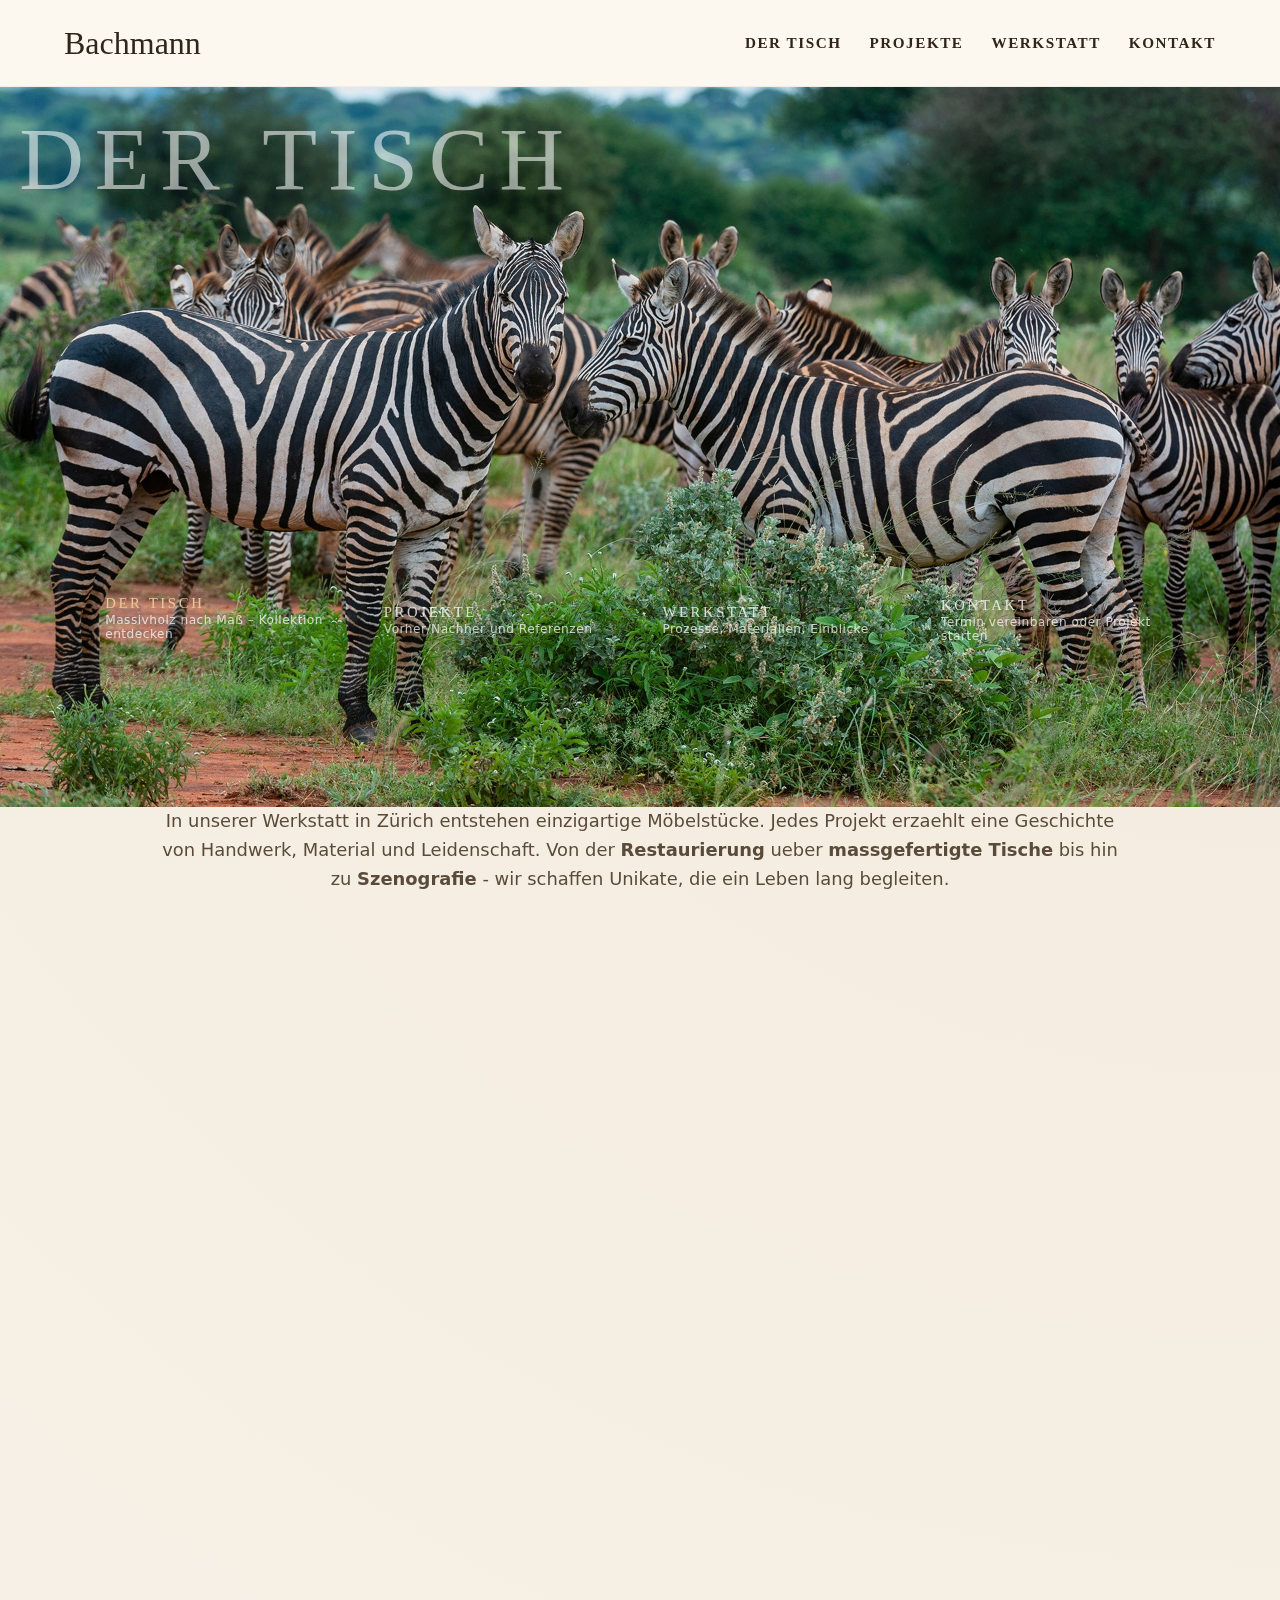
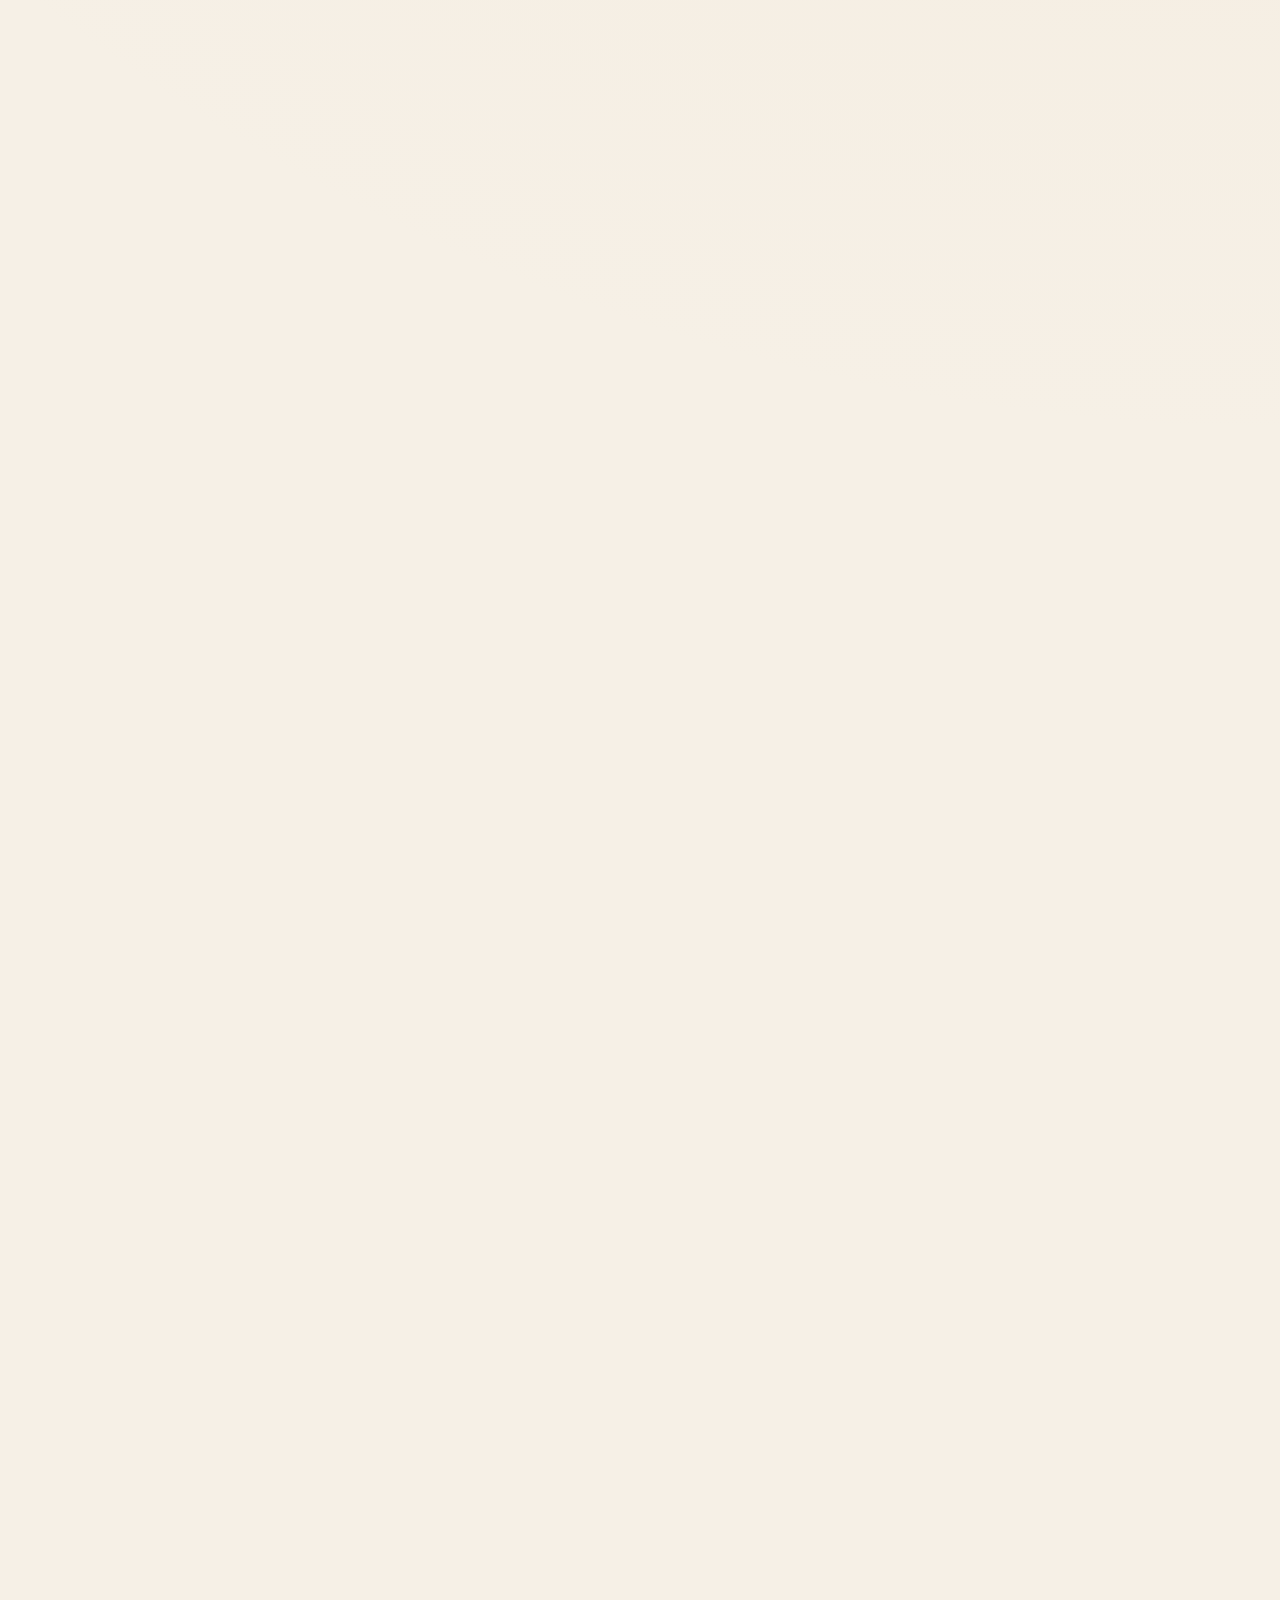
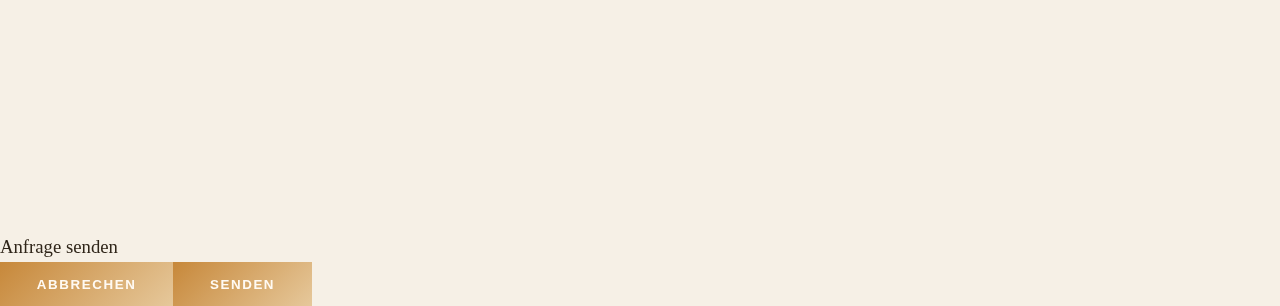
<file: chatq/index.html>
﻿<!doctype html>
<html lang="de">
<head>
  <meta charset="utf-8" />
  <meta name="viewport" content="width=device-width, initial-scale=1" />
  <title>Bachmann - Handgefertigte Tische</title>
  <link rel="stylesheet" href="styles.css" />
  <script defer src="script.js"></script>
</head>
<body>
  <header class="header" data-animate="fade">
    <div class="container topbar">
      <div ><a href="index.html"> <h1>Bachmann</a></h3></div>
      <nav>
        <ul class="nav-links">
          <li><a href="products.html">Der Tisch</a></li>
          <li><a href="gallery.html">Projekte</a></li>
          <li><a href="werkstatt.html">Werkstatt</a></li>
          <li><a href="kontakt.html">Kontakt</a></li>
        </ul>
      </nav>
      <button class="burger" id="burger" aria-label="Menue oeffnen">
        <span></span><span></span><span></span>
      </button>
    </div>
    <div class="mobile-menu" id="mobile-menu" aria-hidden="true">
      <a href="products.html">Der Tisch</a>
      <a href="gallery.html">Projekte</a>
      <a href="werkstatt.html">Werkstatt</a>
      <a href="kontakt.html">Kontakt</a>
    </div>
  </header>

  <section class="hero hero-lelabo" data-hero-labo>
    <div class="hero-lelabo-visual" data-hero-visual>
      <a href="products.html" class="hero-main-link" data-hero-link>
        <div class="hero-main-image">
          <img src="images/dummy-hero-1.jpg" alt="Der Tisch" data-hero-main />
          <div class="hero-main-overlay" aria-hidden="true">
            <span data-hero-overlay>Der Tisch</span>
          </div>
        </div>
      </a>
      <div class="hero-collections hero-collections-inline" role="tablist" aria-label="Bereiche entdecken">
        <button type="button" class="hero-collection is-active" role="tab" aria-selected="true"
                data-hero-item data-image="images/dummy-hero-1.jpg" data-link="products.html" data-overlay="Der Tisch">
          <span class="hero-collection-label">Der Tisch</span>
          <span class="hero-collection-sub">Massivholz nach Maß – Kollektion entdecken</span>
        </button>
        <button type="button" class="hero-collection" role="tab" aria-selected="false"
                data-hero-item data-image="images/dummy-hero-2.jpg" data-link="gallery.html" data-overlay="Projekte">
          <span class="hero-collection-label">Projekte</span>
          <span class="hero-collection-sub">Vorher/Nachher und Referenzen</span>
        </button>
        <button type="button" class="hero-collection" role="tab" aria-selected="false"
                data-hero-item data-image="images/dummy-hero-3.jpg" data-link="werkstatt.html" data-overlay="Werkstatt">
          <span class="hero-collection-label">Werkstatt</span>
          <span class="hero-collection-sub">Prozesse, Materialien, Einblicke</span>
        </button>
        <button type="button" class="hero-collection" role="tab" aria-selected="false"
                data-hero-item data-image="images/dummy-hero-4.jpg" data-link="kontakt.html" data-overlay="Kontakt">
          <span class="hero-collection-label">Kontakt</span>
          <span class="hero-collection-sub">Termin vereinbaren oder Projekt starten</span>
        </button>
      </div>
    </div>
  </section>

  <section class="container intro" data-animate="up">
    <p style="font-size: 29px;">Über TischMadeCH</p>
    <p>In unserer Werkstatt in Zürich entstehen einzigartige Möbelstücke. Jedes Projekt erzaehlt eine Geschichte von Handwerk, Material und Leidenschaft. Von der <strong>Restaurierung</strong> ueber <strong>massgefertigte Tische</strong> bis hin zu <strong>Szenografie</strong> - wir schaffen Unikate, die ein Leben lang begleiten.</p>
  </section>

  <section class="services container" data-animate="stagger">
    <div class="service-card" data-animate-item>
      <h3>Massgefertigte Tische</h3>
      <p>Individuelle Designs abgestimmt auf Ihren Wohnraum - modern, rustikal oder klassisch.</p>
    </div>
    <div class="service-card" data-animate-item>
      <h3>Restaurierung</h3>
      <p>Wir geben alten Moebeln neues Leben und erhalten ihre Geschichte für kommende Generationen.</p>
    </div>
    <div class="service-card" data-animate-item>
      <h3>Szenografie</h3>
      <p>Einrichtung, Bühnenbau und kreative Raumgestaltung mit einzigartigen Holzarbeiten.</p>
    </div>
  </section>

  <section class="gallery-preview" data-animate="fade">
    <div class="container">
      <h2>Unsere Arbeiten</h2>
      <div class="gallery-grid">
        <img src="images/dummy-hero-1.jpg" alt="Massivholztisch" data-animate="in" />
        <img src="images/dummy-hero-2.jpg" alt="Restaurierter Tisch" data-animate="in" />
        <img src="images/dummy-hero-3.jpg" alt="Moderner Esstisch" data-animate="in" />
      </div>
      <a href="gallery.html" class="btn btn-light" style="margin-top: 20px; display: inline-block;">Zur Galerie</a>
    </div>
  </section>

  <section class="contact container" data-animate="up">
    <h2>Ihr direkter Draht zu uns</h2>
    <div class="contact-grid">
      <div class="contact-card" data-animate="up">
        <p>Dölf Bachmann</p>
        <a href="tel:+41793813168">079 381 31 68</a>
      </div>
      <div class="contact-card" data-animate="up">
        <p>Anastasia Wey</p>
        <a href="tel:+41793583089">079 358 30 89</a>
      </div>
      <div class="contact-card" data-animate="up">
        <p>Micky Pelzner</p>
        <a href="tel:+41765956080">076 595 60 80</a>
      </div>
      <div class="contact-card" data-animate="up">
        <p>Email</p>
        <a href="mailto:Tischmadech@icloud.com">Tischmadech@icloud.com</a>
      </div>
    </div>
    <div class="contact-cta" data-animate="fade">
      <a class="btn" href="kontakt.html">Kontaktformular</a>
    </div>
  </section>

  <footer data-animate="fade">
    <div class="container footer-content">
      <div class="brand">Bachmann</div>
      <p>&copy; 2025 Bachmann - Handgefertigte Tische, Restaurierung &amp; Szenografie</p>
    </div>
  </footer>
</body>
</html>
</file>
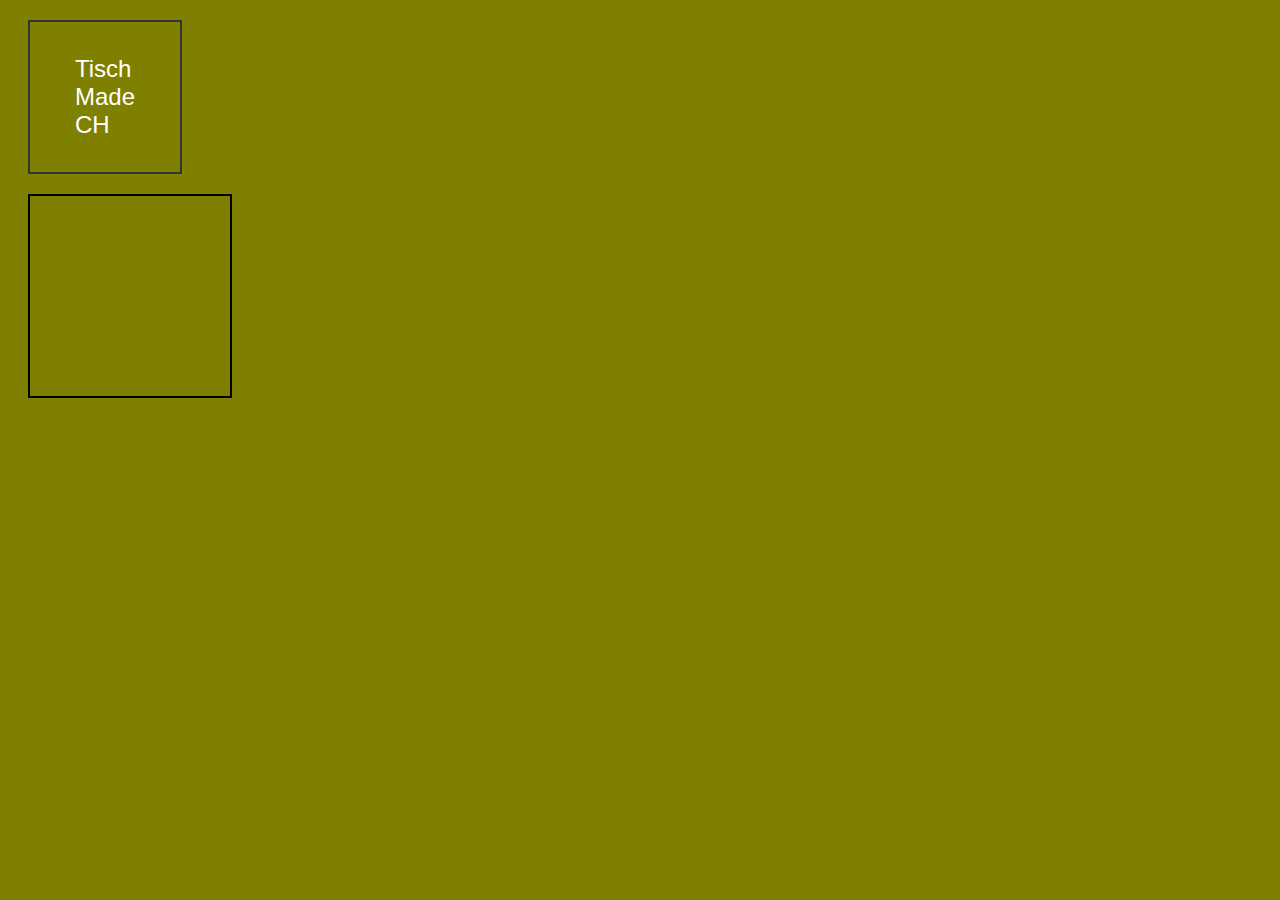
<file: Dölf website top.html>
<!DOCTYPE html>
<html lang="de">
<head>
    <meta charset="UTF-8">
    <title>Dölf Website</title>
    <style>
         body {
            background-color: olive;
         }
        .logo-square {
            width: 150px;
            height: 150px;
            background-color: olive;
            display: flex;
            align-items: center;
            justify-content: center;
            color: white;
            font-size: 24px;
            font-family: Arial, sans-serif;
            border: 2px solid #333;
            margin: 20px;
        }
            .border {
            width: 200px;
            height: 200px;
            border: 2px solid black;
            margin: 20px;
    }
</style>
    </style>
</head>
<body>
    <div class="logo-square" contenteditable="false">
        <p>Tisch<br>Made<br>CH</p>
    </div>
    <div  class="border">

    </div>
</body>
</html>
</file>
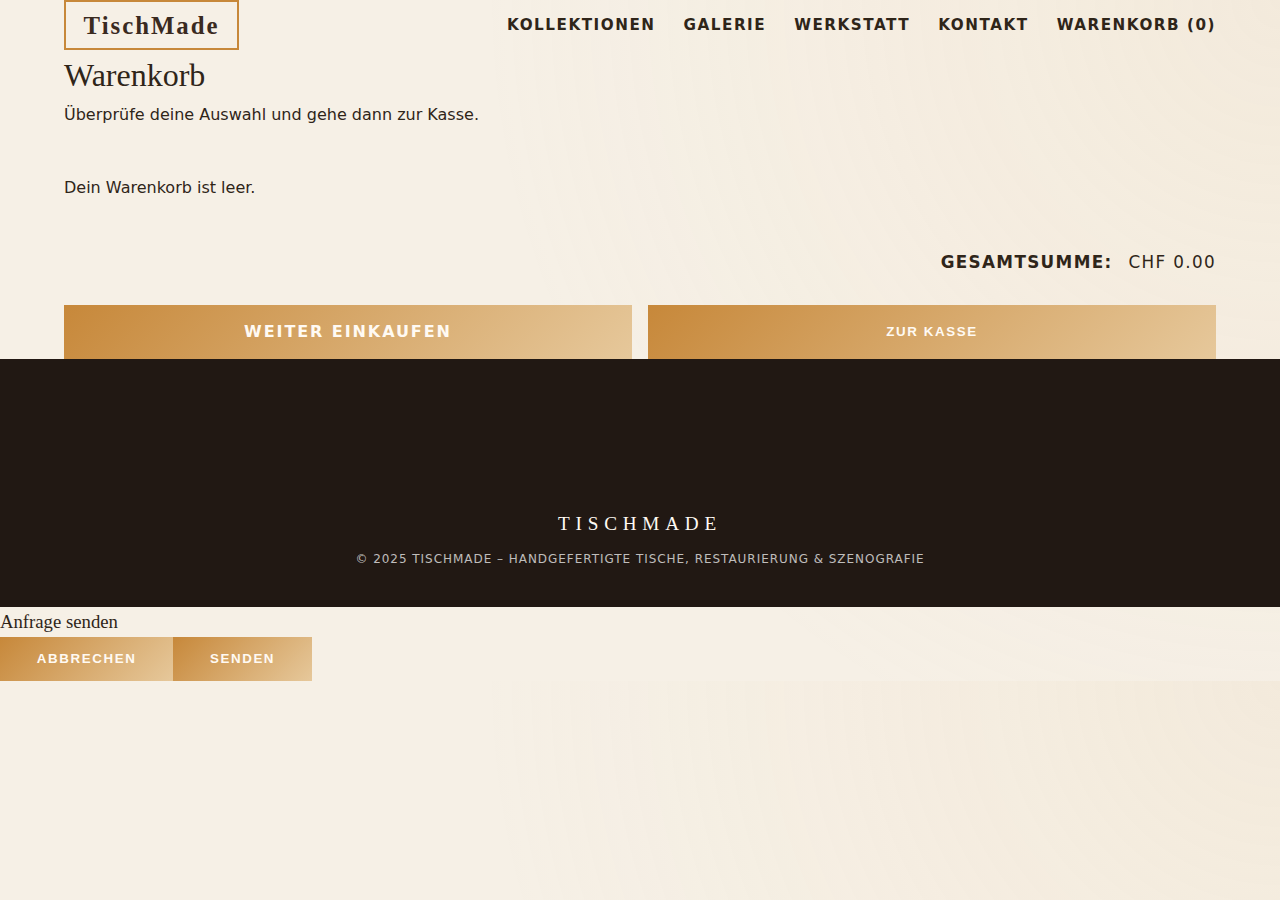
<file: chatq/cart.html>
<!doctype html>
<html lang="de">
<head>
  <meta charset="utf-8" />
  <meta name="viewport" content="width=device-width, initial-scale=1" />
  <title>TischMade – Warenkorb</title>
  <link rel="stylesheet" href="styles.css" />
  <script defer src="script.js"></script>
</head>
<body>
  <!-- Header -->
  <header>
    <div class="container topbar">
      <div class="brand"><a href="index.html">TischMade</a></div>
      <nav>
        <ul class="nav-links">
          <li><a href="products.html">Kollektionen</a></li>
          <li><a href="gallery.html">Galerie</a></li>
          <li><a href="werkstatt.html">Werkstatt</a></li>
          <li><a href="kontakt.html">Kontakt</a></li>
          <li><a href="cart.html" class="active">Warenkorb (0)</a></li>
        </ul>
      </nav>
      <div class="burger" id="burger">
        <span></span><span></span><span></span>
      </div>
    </div>
    <div class="mobile-menu" id="mobile-menu">
      <a href="products.html">Kollektionen</a>
      <a href="gallery.html">Galerie</a>
      <a href="werkstatt.html">Werkstatt</a>
      <a href="kontakt.html">Kontakt</a>
      <a href="cart.html">Warenkorb</a>
    </div>
  </header>

  <!-- Warenkorb -->
  <main class="container">
    <h1>Warenkorb</h1>
    <p>Überprüfe deine Auswahl und gehe dann zur Kasse.</p>

    <div id="cart-container" class="cart-container">
      <!-- Wird per JS befüllt -->
    </div>

    <div class="cart-summary">
      <strong>Gesamtsumme: </strong><span id="cart-total">CHF 0.00</span>
    </div>

    <div class="cart-actions">
      <a href="products.html" class="btn">Weiter einkaufen</a>
      <button id="checkout" class="btn">Zur Kasse</button>
    </div>
  </main>

  <!-- Footer -->
  <footer>
    <div class="container footer-content">
      <div class="brand">TischMade</div>
      <p>© 2025 TischMade – Handgefertigte Tische, Restaurierung & Szenografie</p>
    </div>
  </footer>

  <script>
    // Warenkorb aus localStorage laden
    let cart = JSON.parse(localStorage.getItem("cart")) || [];

    const cartContainer = document.getElementById("cart-container");
    const cartTotal = document.getElementById("cart-total");

    function renderCart() {
      cartContainer.innerHTML = "";
      if(cart.length === 0){
        cartContainer.innerHTML = "<p>Dein Warenkorb ist leer.</p>";
        cartTotal.innerText = "CHF 0.00";
        return;
      }

      let sum = 0;
      cart.forEach((item, index) => {
        sum += item.price * item.qty;
        const div = document.createElement("div");
        div.className = "cart-item";
        div.innerHTML = `
          <div class="item-info">
            <img src="${item.img}" alt="${item.title}" />
            <div>
              <h3>${item.title}</h3>
              <p>CHF ${item.price.toFixed(2)}</p>
              <p>Menge: 
                <button onclick="updateQty(${index}, -1)">-</button>
                ${item.qty}
                <button onclick="updateQty(${index}, 1)">+</button>
              </p>
            </div>
          </div>
          <button class="remove" onclick="removeItem(${index})">Entfernen</button>
        `;
        cartContainer.appendChild(div);
      });
      cartTotal.innerText = "CHF " + sum.toFixed(2);
    }

    function updateQty(index, change){
      cart[index].qty += change;
      if(cart[index].qty <= 0){ cart.splice(index,1); }
      localStorage.setItem("cart", JSON.stringify(cart));
      renderCart();
    }

    function removeItem(index){
      cart.splice(index,1);
      localStorage.setItem("cart", JSON.stringify(cart));
      renderCart();
    }

    document.getElementById("checkout").addEventListener("click", ()=>{
      if(cart.length === 0){
        alert("Dein Warenkorb ist leer!");
      } else {
        alert("Checkout-Demo: Hier würdest du den Zahlungsprozess starten.");
      }
    });

    renderCart();
  </script>
</body>
</html>
</file>
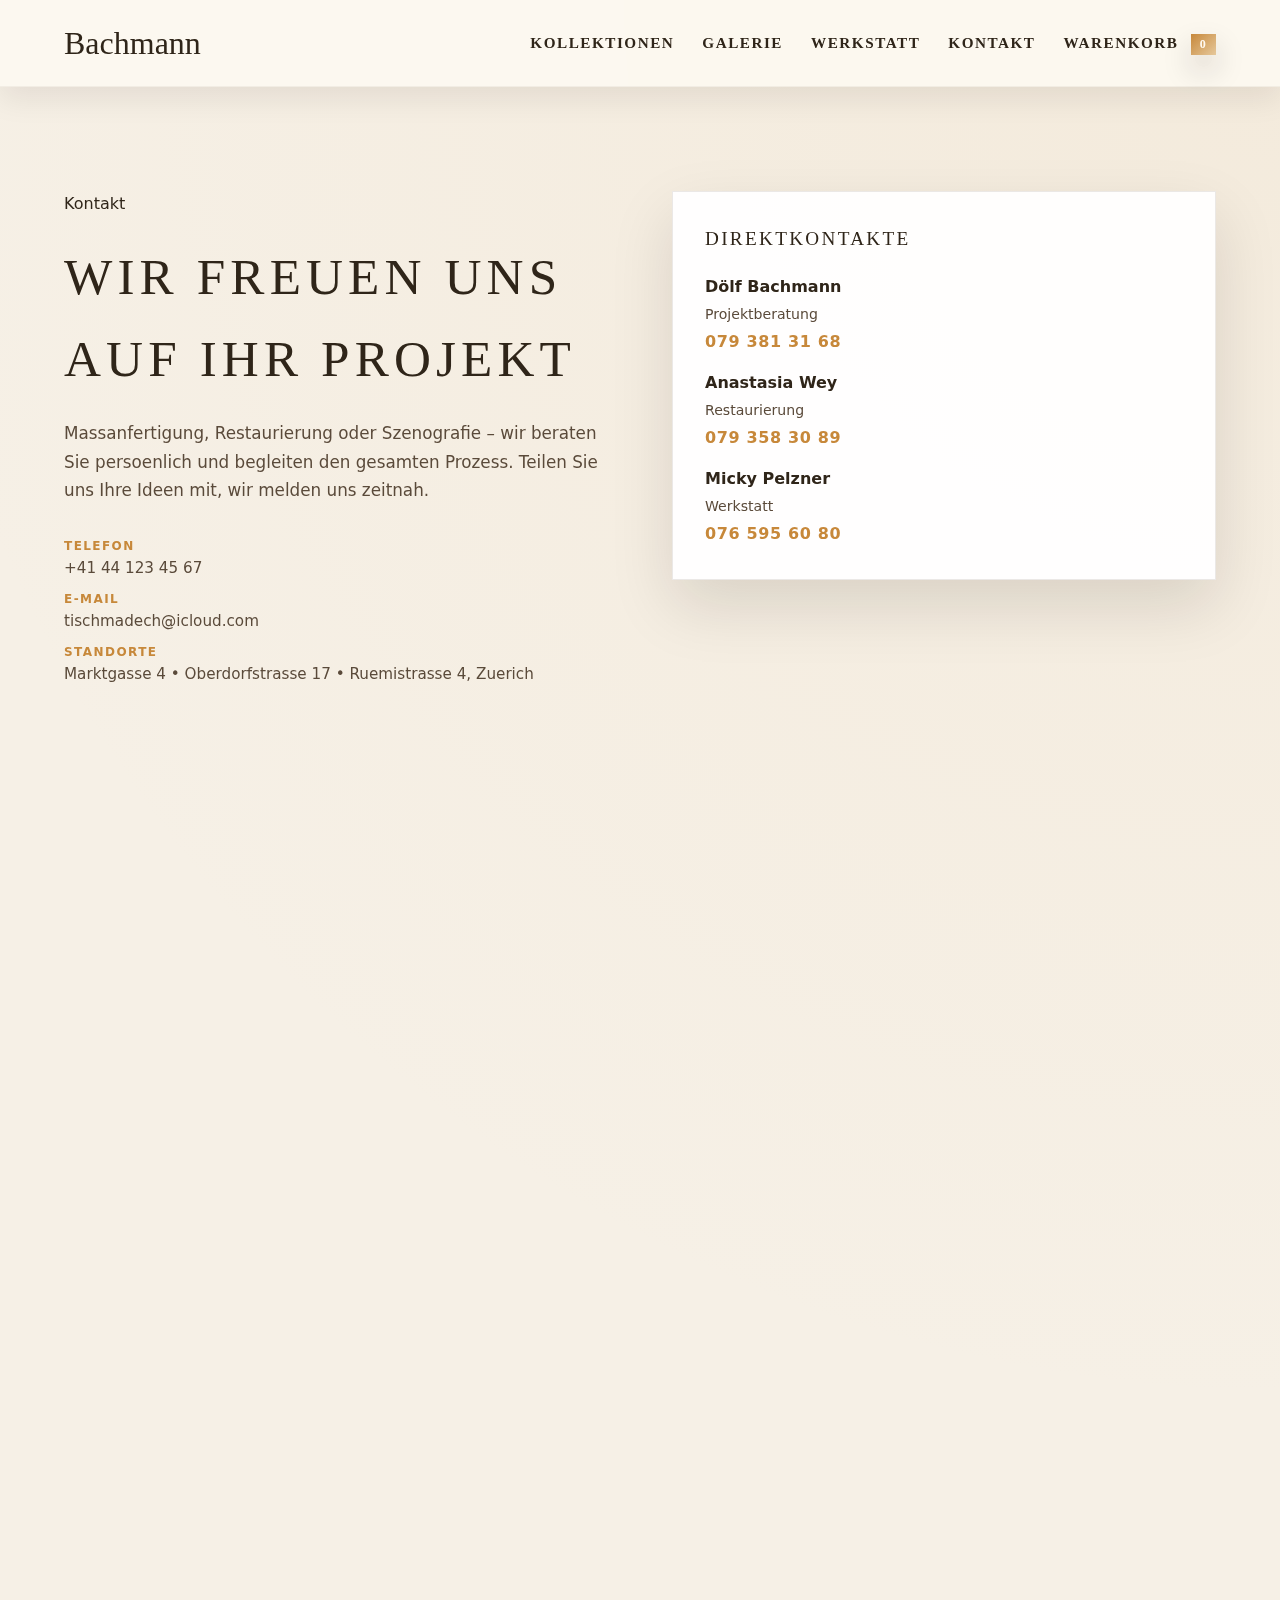
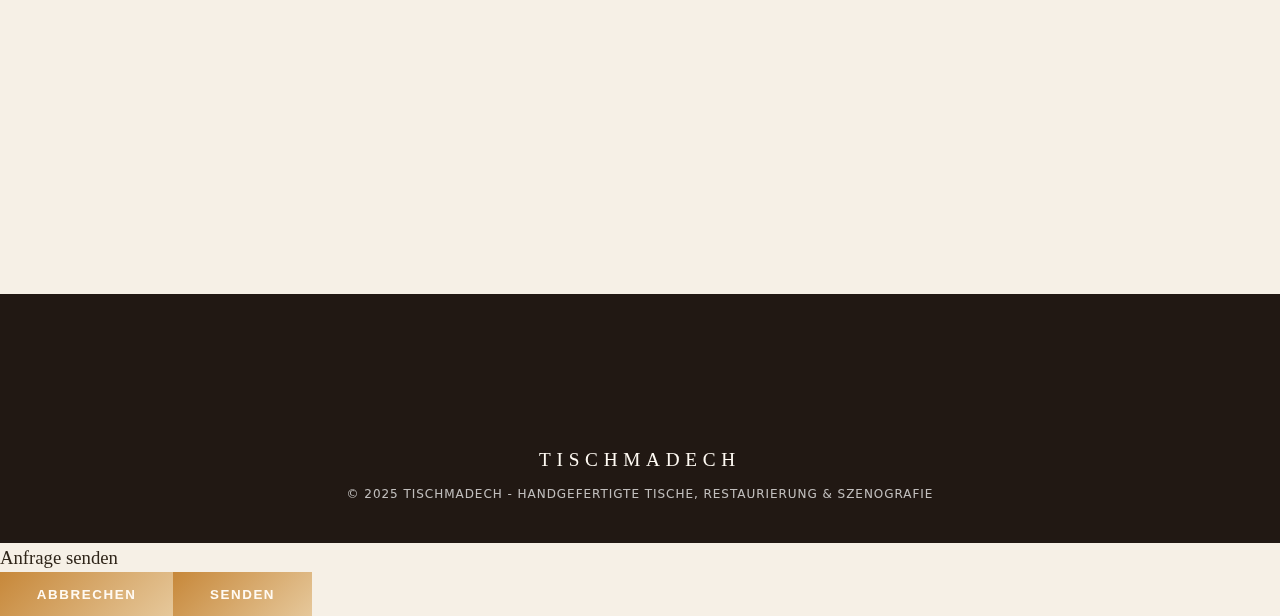
<file: chatq/kontakt.html>
﻿<!doctype html>
<html lang="de">
<head>
  <meta charset="utf-8" />
  <meta name="viewport" content="width=device-width, initial-scale=1" />
  <title>TischMadeCH - Kontakt</title>
  <link rel="stylesheet" href="styles.css" />
  <script defer src="script.js"></script>
</head>
<body>
  <header class="header">
    <div class="container topbar">
      <div ><a href="index.html"> <h1>Bachmann</a></h3></div>
      <nav>
        <ul class="nav-links">
          <li><a href="products.html">Kollektionen</a></li>
          <li><a href="gallery.html">Galerie</a></li>
          <li><a href="werkstatt.html">Werkstatt</a></li>
          <li><a href="kontakt.html" class="active" aria-current="page">Kontakt</a></li>
          <li><a href="cart.html">Warenkorb <span class="cart-count" data-cart-count>0</span></a></li>
        </ul>
      </nav>
      <button class="burger" id="burger" aria-label="Menue oeffnen">
        <span></span><span></span><span></span>
      </button>
    </div>
    <div class="mobile-menu" id="mobile-menu" aria-hidden="true">
      <a href="products.html">Kollektionen</a>
      <a href="gallery.html">Galerie</a>
      <a href="werkstatt.html">Werkstatt</a>
      <a href="kontakt.html" aria-current="page">Kontakt</a>
      <a href="cart.html">Warenkorb</a>
    </div>
  </header>

  <main class="kontakt-page">
    <section class="kontakt-hero" data-animate="fade">
      <div class="container kontakt-hero-grid">
        <div class="kontakt-hero-copy">
          <span class="kicker">Kontakt</span>
          <h1>Wir freuen uns auf Ihr Projekt</h1>
          <p>Massanfertigung, Restaurierung oder Szenografie – wir beraten Sie persoenlich und begleiten den gesamten Prozess. Teilen Sie uns Ihre Ideen mit, wir melden uns zeitnah.</p>
          <dl class="kontakt-quick-info">
            <div><dt>Telefon</dt><dd>+41 44 123 45 67</dd></div>
            <div><dt>E-Mail</dt><dd>tischmadech@icloud.com</dd></div>
            <div><dt>Standorte</dt><dd>Marktgasse 4 • Oberdorfstrasse 17 • Ruemistrasse 4, Zuerich</dd></div>
          </dl>
        </div>
        <aside class="kontakt-hero-aside">
          <h2>Direktkontakte</h2>
          <ul class="kontakt-team">
            <li><strong>Dölf Bachmann</strong><span>Projektberatung</span><a href="tel:+41793813168">079 381 31 68</a></li>
            <li><strong>Anastasia Wey</strong><span>Restaurierung</span><a href="tel:+41793583089">079 358 30 89</a></li>
            <li><strong>Micky Pelzner</strong><span>Werkstatt</span><a href="tel:+41765956080">076 595 60 80</a></li>
          </ul>
        </aside>
      </div>
    </section>

    <section class="kontakt-content" data-animate="up">
      <div class="container kontakt-layout">
        <form id="contact-form" class="kontakt-form" method="POST" action="https://formspree.io/f/xkgqbzdv">
          <h2>Nachricht senden</h2>
          <div class="kontakt-form-grid">
            <label class="kontakt-field">Name*
              <input id="name" name="Name" type="text" required />
            </label>
            <label class="kontakt-field">E-Mail*
              <input id="email" name="Email" type="email" required />
            </label>
            <label class="kontakt-field">Telefon
              <input id="phone" name="Telefon" type="tel" placeholder="+41 ..." />
            </label>
            <label class="kontakt-field">Projektart
              <select id="topic" name="Thema">
                <option value="anfrage">Allgemeine Anfrage</option>
                <option value="tisch">Massanfertigung Tisch</option>
                <option value="restaurierung">Restaurierung</option>
                <option value="szenografie">Szenografie</option>
              </select>
            </label>
          </div>

          <label class="kontakt-field">Nachricht*
            <textarea id="message" name="Nachricht" rows="6" required placeholder="Kurzbeschreibung Ihres Projekts, Masse, Holzart, Stil …"></textarea>
          </label>

          <label class="kontakt-field">Budget (optional)
            <input id="budget" name="Budget" type="text" placeholder="z. B. 7'000 – 30'000 CHF" />
          </label>

          <div class="kontakt-consent">
            <input id="consent" name="consent" type="checkbox" required />
            <label for="consent">Ich stimme zu, dass meine Angaben zur Kontaktaufnahme gespeichert und verarbeitet werden.</label>
          </div>

          <button class="btn" type="submit">Nachricht senden</button>
        </form>

        <aside class="kontakt-aside">
          <h2>Werkstattzeiten</h2>
          <ul class="kontakt-opening">
            <li><strong>Showroom</strong><span>Di – Sa, 10 – 18 Uhr</span></li>
            <li><strong>Werkstatt</strong><span>Mo – Fr, 08 – 17 Uhr</span></li>
            <li><strong>Samstag</strong><span>Nach Vereinbarung</span></li>
          </ul>

          <h2>Newsletter</h2>
          <p>Inspirationen, neue Projekte und Termine direkt aus der Werkstatt. Maximal einmal im Monat.</p>
          <form class="kontakt-newsletter" action="https://formspree.io/f/mbjvzvob" method="POST">
            <label>
              <span>E-Mail</span>
              <input type="email" name="Email" required placeholder="Ihre E-Mail" />
            </label>
            <button type="submit">Anmelden</button>
          </form>

          <div class="kontakt-map-shell" data-animate="fade">
            <iframe title="Standorte TischMadeCH" src="https://www.google.com/maps/d/u/0/embed?mid=1ZRCBCVutQZqgEkwazaQmTDcor-xozcI&ehbc=2E312F" allowfullscreen loading="lazy"></iframe>
          </div>
        </aside>
      </div>
    </section>
  </main>

  <footer>
    <div class="container footer-content">
      <div class="brand">TischMadeCH</div>
      <p>&copy; 2025 TischMadeCH - Handgefertigte Tische, Restaurierung &amp; Szenografie</p>
    </div>
  </footer>

  <script>
    const form = document.getElementById('contact-form');

    form.addEventListener('submit', async (event) => {
      event.preventDefault();
      const data = new FormData(form);
      const response = await fetch(form.action, {
        method: form.method,
        body: data,
        headers: { Accept: 'application/json' }
      });

      if (response.ok) {
        form.innerHTML = '<p><strong>Danke! Wir melden uns bald bei dir.</strong></p>';
      } else {
        form.innerHTML = '<p><strong>Ups! Etwas ist schiefgelaufen, bitte probier es spaeter erneut.</strong></p>';
      }
    });
  </script>
</body>
</html>
</file>
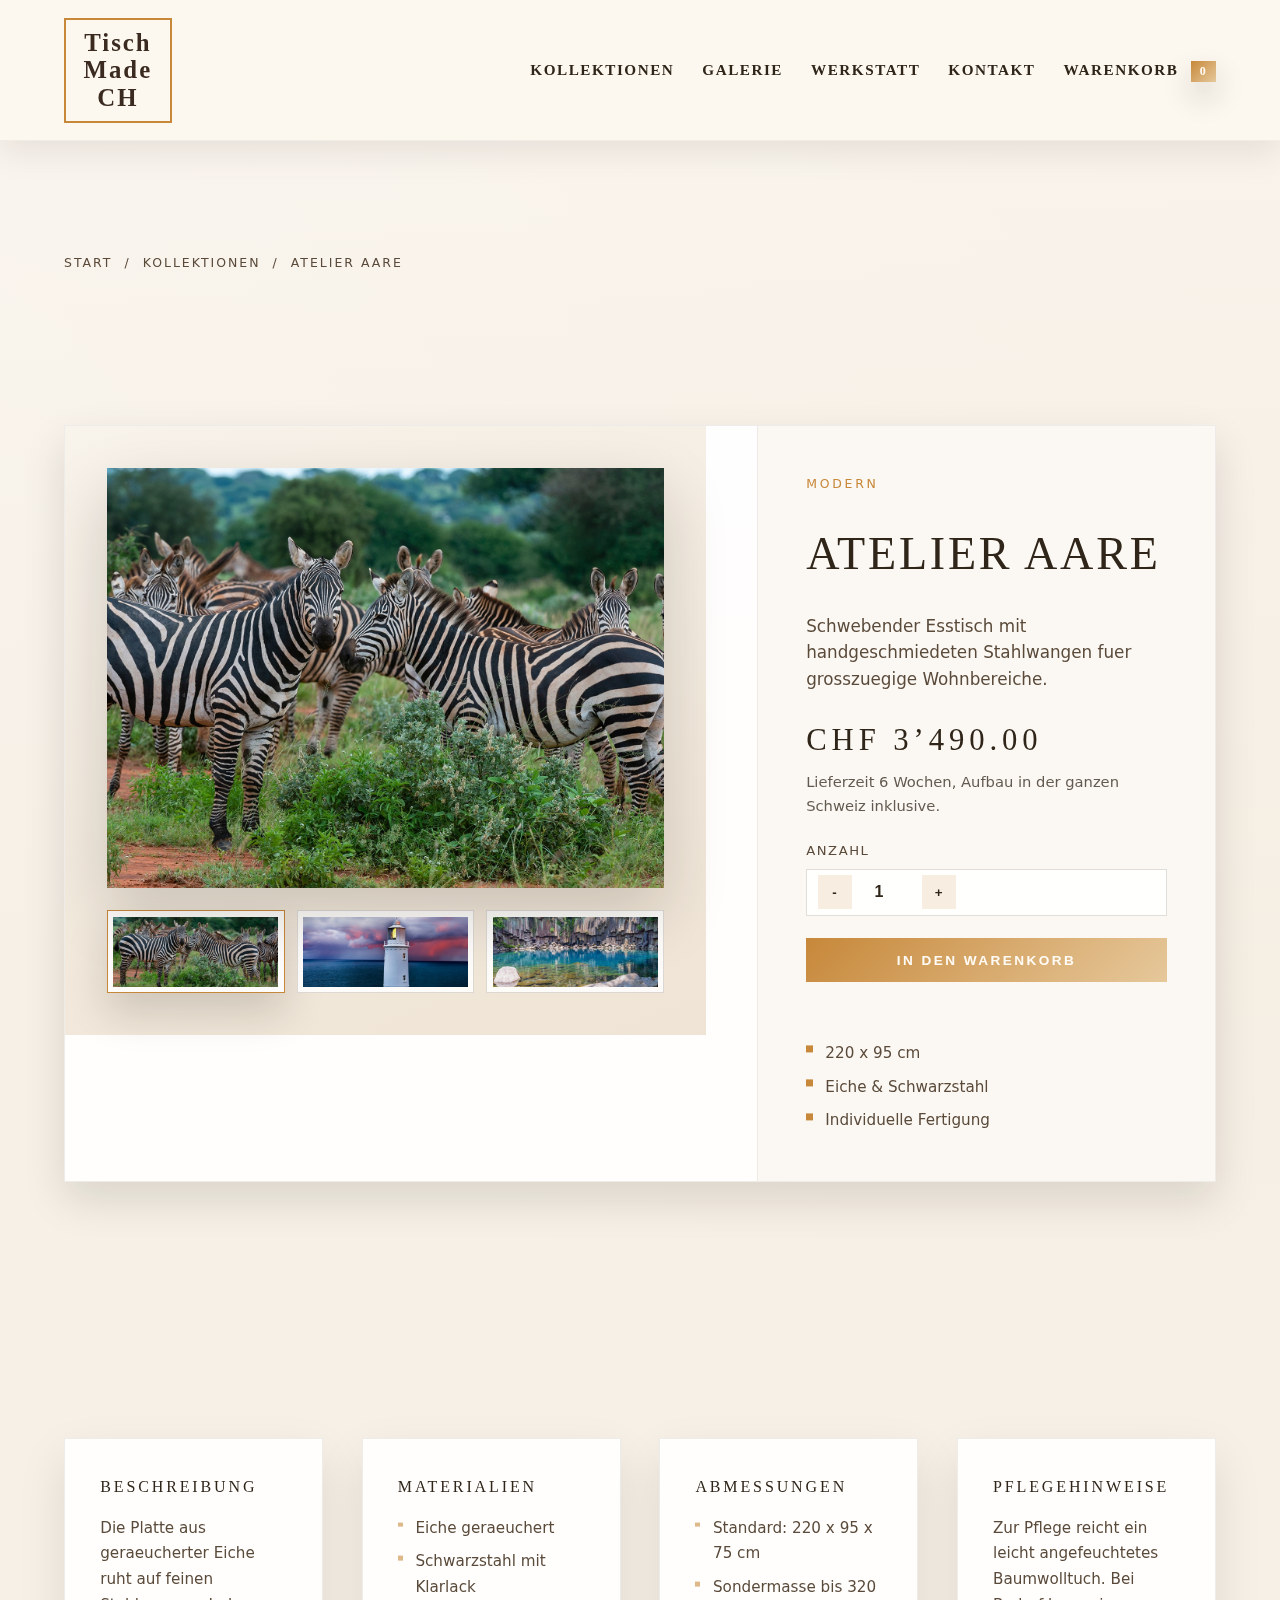
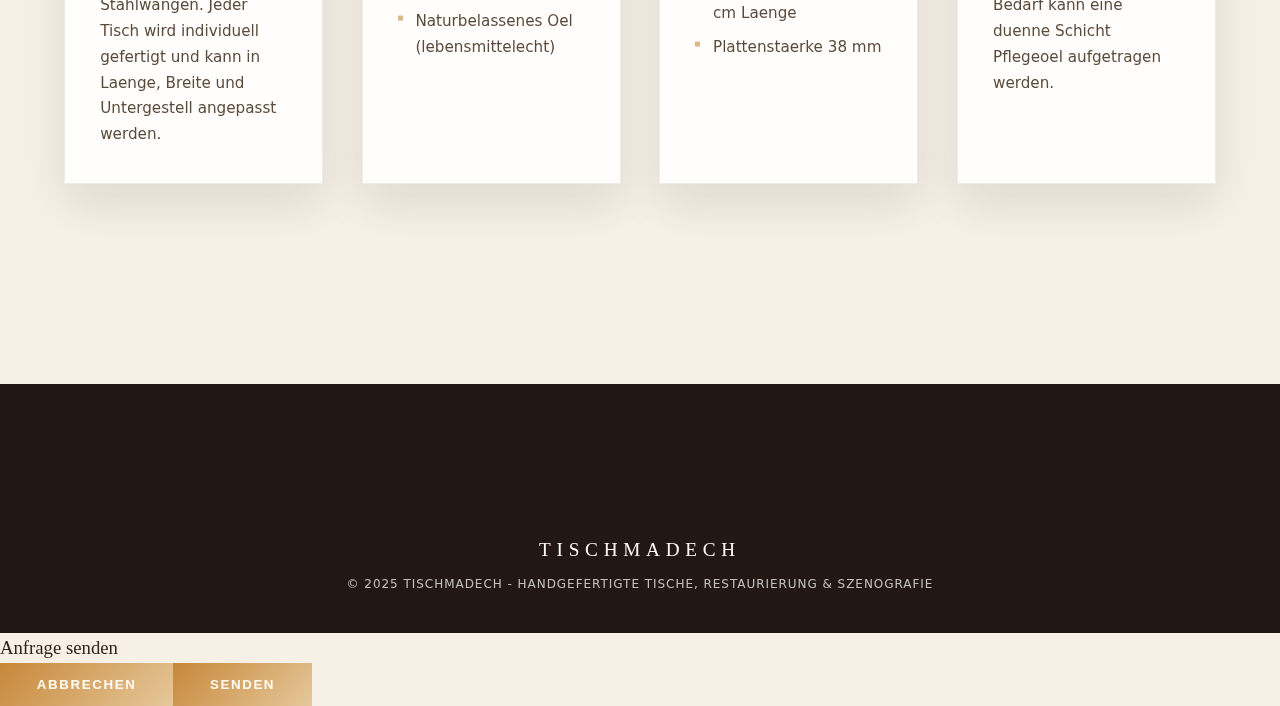
<file: chatq/product.html>
﻿<!doctype html>
<html lang="de">
<head>
  <meta charset="utf-8" />
  <meta name="viewport" content="width=device-width, initial-scale=1" />
  <title>TischMadeCH - Produkt</title>
  <link href="https://fonts.googleapis.com/css2?family=Lato:wght@400;600&family=Merriweather:wght@700&display=swap" rel="stylesheet" />
  <link rel="stylesheet" href="styles.css" />
  <script defer src="script.js"></script>
</head>
<body>
  <header class="header">
    <div class="container topbar">
      <div class="brand"><a href="index.html">Tisch<br>Made<br>CH</a></div>
      <nav>
        <ul class="nav-links">
          <li><a href="products.html">Kollektionen</a></li>
          <li><a href="gallery.html">Galerie</a></li>
          <li><a href="werkstatt.html">Werkstatt</a></li>
          <li><a href="kontakt.html">Kontakt</a></li>
          <li><a href="cart.html">Warenkorb <span class="cart-count" data-cart-count>0</span></a></li>
        </ul>
      </nav>
      <button class="burger" id="burger" aria-label="Menue oeffnen">
        <span></span><span></span><span></span>
      </button>
    </div>
    <div class="mobile-menu" id="mobile-menu" aria-hidden="true">
      <a href="products.html">Kollektionen</a>
      <a href="gallery.html">Galerie</a>
      <a href="werkstatt.html">Werkstatt</a>
      <a href="kontakt.html">Kontakt</a>
      <a href="cart.html">Warenkorb</a>
    </div>
  </header>

  <main class="product-page">
    <div class="container product-shell">
      <nav class="breadcrumb" aria-label="Brotkrumen">
        <a href="index.html">Start</a>
        <span aria-hidden="true">/</span>
        <a href="products.html">Kollektionen</a>
        <span aria-hidden="true">/</span>
        <span id="breadcrumb-current">Produkt</span>
      </nav>

      <section class="product-stage" id="product-detail" aria-live="polite">
        <!-- Inhalt wird durch Script eingefuegt -->
      </section>

      <section class="product-panels" id="product-panels">
        <!-- Zusatzinformationen werden durch Script eingefuegt -->
      </section>
    </div>
  </main>

  <footer>
    <div class="container footer-content">
      <div class="brand">TischMadeCH</div>
      <p>&copy; 2025 TischMadeCH - Handgefertigte Tische, Restaurierung &amp; Szenografie</p>
    </div>
  </footer>

  <script>
    const catalogue = [
      {
        id: 'atelier-aare',
        title: 'Atelier Aare',
        price: 3490,
        filters: ['modern'],
        image: '.jpg/Bilder_0.jpg',
        gallery: ['.jpg/Bilder_0.jpg', '.jpg/Bilder_1.jpg', '.jpg/Bilder_2.jpg'],
        tagline: 'Schwebender Esstisch mit handgeschmiedeten Stahlwangen fuer grosszuegige Wohnbereiche.',
        description: 'Die Platte aus geraeucherter Eiche ruht auf feinen Stahlwangen. Jeder Tisch wird individuell gefertigt und kann in Laenge, Breite und Untergestell angepasst werden.',
        delivery: 'Lieferzeit 6 Wochen, Aufbau in der ganzen Schweiz inklusive.',
        materials: ['Eiche geraeuchert', 'Schwarzstahl mit Klarlack', 'Naturbelassenes Oel (lebensmittelecht)'],
        dimensions: ['Standard: 220 x 95 x 75 cm', 'Sondermasse bis 320 cm Laenge', 'Plattenstaerke 38 mm'],
        meta: ['220 x 95 cm', 'Eiche & Schwarzstahl', 'Individuelle Fertigung'],
        care: 'Zur Pflege reicht ein leicht angefeuchtetes Baumwolltuch. Bei Bedarf kann eine duenne Schicht Pflegeoel aufgetragen werden.'
      },
      {
        id: 'werkbank-limmat',
        title: 'Werkbank Limmat',
        price: 2890,
        filters: ['custom'],
        image: '.jpg/Bilder_1.jpg',
        gallery: ['.jpg/Bilder_1.jpg', '.jpg/Bilder_0.jpg', '.jpg/Bilder_14.jpg'],
        tagline: 'Vielseitiger Werk- und Kuechentisch mit gezinkter Schweizer Kante.',
        description: 'Die Werkbank Limmat verbindet robuste Verarbeitung mit eleganter Optik. Ideal fuer offene Wohnkuechen oder Atelierbereiche. Optional mit versteckten Kabelkanaelen erhaeltlich.',
        delivery: 'Lieferzeit 5 bis 7 Wochen. Lieferung inkl. Montage und Feinjustierung vor Ort.',
        materials: ['Nussbaum massiv', 'Messingdetails fein poliert', 'Hartwachs-Oel seidenmatt'],
        dimensions: ['Standard: 200 x 85 x 92 cm', 'Hoehe auf Wunsch einstellbar', 'Schubladen in Vollauszug'],
        meta: ['200 x 85 cm', 'Nussbaum', 'Flexible Einteilung'],
        care: 'Holzoberflaeche regelmaessig mit trockenem Tuch abstauben. Hartnaeckige Flecken mit wenig Naturseife behandeln.'
      },
      {
        id: 'salon-helvetia',
        title: 'Salon Helvetia',
        price: 2590,
        filters: ['antique'],
        image: '.jpg/Bilder_14.jpg',
        gallery: ['.jpg/Bilder_14.jpg', '.jpg/Bilder_1.jpg', '.jpg/Bilder_0.jpg'],
        tagline: 'Restaurierter Salon-Tisch mit historischen Beschlaegen.',
        description: 'Ein originaler Salon-Tisch aus den 1920er Jahren, in unserer Werkstatt komplett aufgearbeitet. Die Maserung wurde sanft gebuerstet und mit Schellack veredelt.',
        delivery: 'Lieferzeit 3 Wochen. Lieferung inkl. Schutzhuellen und Pflegeanleitung.',
        materials: ['Fichte mit Schellack', 'Messingbeschlaege handpoliert', 'Originale Schubladen'],
        dimensions: ['190 x 90 x 76 cm', 'Sonderanfertigungen nicht moeglich', 'Gewicht 58 kg'],
        meta: ['190 x 90 cm', 'Fichte restauriert', 'Einzelstueck'],
        care: 'Nur trockenes Staubtuch verwenden. Keine feuchten Reiniger einsetzen. Bei Bedarf Schellackpolitur auffrischen lassen.'
      },
      {
        id: 'studio-rigi',
        title: 'Studio Rigi',
        price: 3150,
        filters: ['modern'],
        image: '.jpg/Bilder_2.jpg',
        gallery: ['.jpg/Bilder_2.jpg', '.jpg/Bilder_0.jpg', '.jpg/Bilder_1.jpg'],
        tagline: 'Puristischer Studio-Tisch mit gefasten Kanten.',
        description: 'Studio Rigi bietet klare Linien und praezise Kanten. Ideal fuer Besprechungsraeume oder minimalistische Wohnbereiche. Kabeldurchfuehrungen lassen sich dezent integrieren.',
        delivery: 'Lieferzeit 6 bis 8 Wochen inkl. Lieferung, Montage und Ausrichtung.',
        materials: ['Eiche hell geoelt', 'Pulverbeschichteter Stahl', 'Mikrofase 2 mm'],
        dimensions: ['210 x 95 x 74 cm', 'Breite bis 110 cm moeglich', 'Fussabstand 190 cm'],
        meta: ['210 x 95 cm', 'Eiche hell', 'Kabeloption'],
        care: 'Oberflaeche mit trockenem oder leicht feuchtem Tuch reinigen. Bei Bedarf mit Pflegeoel auffrischen.'
      },
      {
        id: 'familientisch-jura',
        title: 'Familientisch Jura',
        price: 3790,
        filters: ['custom'],
        image: '.jpg/Bilder_0.jpg',
        gallery: ['.jpg/Bilder_0.jpg', '.jpg/Bilder_2.jpg', '.jpg/Bilder_14.jpg'],
        tagline: 'Robuster Familientisch mit behauener Baumkante.',
        description: 'Ein Mittelpunkt fuer jedes Zuhause. Die Baumkante wird per Hand geformt und macht jeden Tisch zum Unikat. Optional mit Ansteckplatten fuer grosse Runden.',
        delivery: 'Lieferzeit 8 Wochen. Aufbau vor Ort sowie Ausrichtung enthalten.',
        materials: ['Jura-Eiche', 'Holzduebel-Verbindungen', 'Naturharz-Oel'],
        dimensions: ['240 x 100 x 76 cm', 'Ansteckplatten je 40 cm', 'Gewicht ca. 85 kg'],
        meta: ['240 x 100 cm', 'Jura-Eiche', 'Erweiterbar'],
        care: 'Bei Bedarf leicht nachoelen. Hitze und Feuchtigkeit vermeiden, Untersetzer verwenden.'
      },
      {
        id: 'antik-luzern',
        title: 'Antik Luzern',
        price: 2450,
        filters: ['antique'],
        image: '.jpg/Bilder_14.jpg',
        gallery: ['.jpg/Bilder_14.jpg', '.jpg/Bilder_0.jpg', '.jpg/Bilder_1.jpg'],
        tagline: 'Original Luzerner Biedermeier Tisch, sorgfaeltig restauriert.',
        description: 'Dieses Original aus Luzern wurde entlackt, neu verleimt und mit einer duennen Schicht Naturwachs versehen. Perfekt fuer klassische Esszimmer oder Entrees.',
        delivery: 'Lieferzeit 4 Wochen inkl. Lieferung und Montage.',
        materials: ['Kirsche massiv', 'Naturwachs seidenmatt', 'Originalbeschlaege'],
        dimensions: ['180 x 88 x 75 cm', 'Auszug 45 cm pro Seite', 'Gewicht 52 kg'],
        meta: ['180 x 88 cm', 'Kirsche', 'Restauriert'],
        care: 'Mit trockenem Baumwolltuch abstauben. Keine chemischen Reiniger verwenden. Wachs bei Bedarf erneuern.'
      },
      {
        id: 'atelier-albis',
        title: 'Atelier Albis',
        price: 2990,
        filters: ['modern'],
        image: '.jpg/Bilder_1.jpg',
        gallery: ['.jpg/Bilder_1.jpg', '.jpg/Bilder_2.jpg', '.jpg/Bilder_0.jpg'],
        tagline: 'Asymmetrisches Untergestell und dezente Messingfuesse.',
        description: 'Atelier Albis bringt Dynamik in den Raum. Das Untergestell wird auftragsbezogen gefertigt und harmoniert dank Messingdetails mit warmen Wohnkonzepten.',
        delivery: 'Lieferzeit 6 Wochen. Lieferung und Montage inklusive Feinschliff.',
        materials: ['Raeuchereiche', 'Messing satiniert', 'Hartwachs-Oel'],
        dimensions: ['200 x 90 x 75 cm', 'Sondermasse auf Anfrage', 'Untergestell asymmetrisch'],
        meta: ['200 x 90 cm', 'Raeuchereiche', 'Massanfertigung'],
        care: 'Regelmaessig mit trockenem Tuch reinigen. Messing kann bei Bedarf nachpoliert werden.'
      },
      {
        id: 'signature-sihl',
        title: 'Signature Sihl',
        price: 4250,
        filters: ['custom'],
        image: '.jpg/Bilder_2.jpg',
        gallery: ['.jpg/Bilder_2.jpg', '.jpg/Bilder_1.jpg', '.jpg/Bilder_14.jpg'],
        tagline: 'Boardroom-Tisch mit eingelassener Steinplatte.',
        description: 'Signature Sihl kombiniert Holz und Naturstein. Verdeckte Technik, Kabelmanagement und Oberflaeche nach Wunsch machen ihn zur hochwertigen Wahl fuer Besprechungsraeume.',
        delivery: 'Lieferzeit 9 bis 10 Wochen inkl. Lieferung, Aufbau und technischem Anschluss.',
        materials: ['Eiche dunkel', 'Granit Nero Assoluto', 'Technikmodule verdeckt'],
        dimensions: ['260 x 105 x 75 cm', 'Steinplatte 120 x 45 cm', 'Optional integrierte Steckdosen'],
        meta: ['260 x 105 cm', 'Eiche & Granit', 'Auftragsarbeit'],
        care: 'Stein mit mildem Reiniger pflegen, Holz regelmaessig nachoelen. Keine scheuernden Mittel verwenden.'
      }
    ];

    const params = new URLSearchParams(window.location.search);
    const productId = params.get('id') || 'atelier-aare';
    const product = catalogue.find(item => item.id === productId) || catalogue[0];

    const detailRoot = document.getElementById('product-detail');
    const panelsRoot = document.getElementById('product-panels');
    const breadcrumbCurrent = document.getElementById('breadcrumb-current');

    const fallbackCurrencyFormatter = new Intl.NumberFormat('de-CH', {
      style: 'currency',
      currency: 'CHF',
      minimumFractionDigits: 2
    });
    const formatPrice = window.TischMadeCart && typeof window.TischMadeCart.format === 'function'
      ? window.TischMadeCart.format
      : (value => fallbackCurrencyFormatter.format(Number(value) || 0));

    function renderProductView(item) {
      if (!detailRoot || !item) {
        return;
      }

      if (breadcrumbCurrent) {
        breadcrumbCurrent.textContent = item.title;
      }

      const galleryImages = Array.isArray(item.gallery) && item.gallery.length ? item.gallery : [item.image];
      const displayFilters = Array.isArray(item.filters) && item.filters.length
        ? item.filters.map(filterLabel => filterLabel.charAt(0).toUpperCase() + filterLabel.slice(1)).join(' / ')
        : 'Kollektion';

      detailRoot.innerHTML = `
        <div class="product-stage-grid">
          <section class="product-media" aria-label="Produktbilder">
            <figure class="product-hero-image">
              <img src="${galleryImages[0]}" alt="${item.title}" id="product-main-image" loading="lazy" />
            </figure>
            <div class="product-thumbnails" id="product-thumbnails">
              ${galleryImages.map((src, index) => `
                <button type="button" class="product-thumb ${index === 0 ? 'is-active' : ''}" data-index="${index}" data-src="${src}">
                  <img src="${src}" alt="${item.title} Ansicht ${index + 1}" loading="lazy" />
                </button>
              `).join('')}
            </div>
          </section>
          <section class="product-summary">
            <span class="product-tag">${displayFilters}</span>
            <h1>${item.title}</h1>
            <p class="product-lead">${item.tagline}</p>
            <div class="product-price-block">
              <span class="product-price">${formatPrice(item.price)}</span>
              <span class="product-lead-time">${item.delivery}</span>
            </div>
            <div class="product-quantity" aria-label="Anzahl waehlen">
              <label for="product-quantity-input">Anzahl</label>
              <div class="product-qty-control">
                <button type="button" data-action="qty" data-step="-1" aria-label="Anzahl verringern">-</button>
                <input id="product-quantity-input" type="number" min="1" step="1" value="1" />
                <button type="button" data-action="qty" data-step="1" aria-label="Anzahl erhoehen">+</button>
              </div>
            </div>
            <div class="product-cta">
              <button type="button" class="btn product-add-to-cart" id="add-to-cart">In den Warenkorb</button>
              <p class="product-status" id="product-status" role="status" aria-live="polite"></p>
            </div>
            <ul class="product-features">
              ${item.meta.map(feature => `<li>${feature}</li>`).join('')}
            </ul>
          </section>
        </div>
      `;

      if (panelsRoot) {
        panelsRoot.innerHTML = `
          <article class="product-panel">
            <h2>Beschreibung</h2>
            <p>${item.description}</p>
          </article>
          <article class="product-panel">
            <h2>Materialien</h2>
            <ul>${item.materials.map(entry => `<li>${entry}</li>`).join('')}</ul>
          </article>
          <article class="product-panel">
            <h2>Abmessungen</h2>
            <ul>${item.dimensions.map(entry => `<li>${entry}</li>`).join('')}</ul>
          </article>
          <article class="product-panel">
            <h2>Pflegehinweise</h2>
            <p>${item.care}</p>
          </article>
        `;
      }

      setupInteractions(item);
    }

    function setupInteractions(item) {
      const mainImage = document.getElementById('product-main-image');
      const thumbs = Array.from(document.querySelectorAll('.product-thumb'));
      const quantityInput = document.getElementById('product-quantity-input');
      const qtyButtons = Array.from(document.querySelectorAll('.product-qty-control [data-action="qty"]'));
      const addButton = document.getElementById('add-to-cart');
      const statusNode = document.getElementById('product-status');

      thumbs.forEach(button => {
        button.addEventListener('click', () => {
          const src = button.dataset.src;
          if (mainImage && src) {
            mainImage.src = src;
          }
          thumbs.forEach(btn => btn.classList.remove('is-active'));
          button.classList.add('is-active');
        });
      });

      qtyButtons.forEach(button => {
        button.addEventListener('click', () => {
          if (!quantityInput) {
            return;
          }
          const current = Number(quantityInput.value) || 1;
          const step = Number(button.dataset.step) || 0;
          const next = Math.max(1, current + step);
          quantityInput.value = String(next);
        });
      });

          if (addButton) {
      addButton.addEventListener('click', () => {
        const qty = quantityInput ? Math.max(1, Number(quantityInput.value) || 1) : 1;
        const payload = {
          id: item.id,
          title: item.title,
          price: item.price,
          img: item.image,
          qty
        };

        addButton.classList.remove('is-adding');
          void addButton.offsetWidth;
          addButton.classList.add('is-adding');
          window.setTimeout(() => addButton.classList.remove('is-adding'), 600);

        window.TischMadeCart.add(payload);

          if (statusNode) {
            statusNode.textContent = `${qty}x ${item.title} wurde in den Warenkorb gelegt.`;
          }

          addButton.classList.add('is-added');
          addButton.textContent = 'Im Warenkorb';
          window.setTimeout(() => {
            addButton.classList.remove('is-added');
            addButton.textContent = 'In den Warenkorb';
          }, 3200);
        });
      }
    }

    renderProductView(product);
  </script>
</body>
</html>
</file>
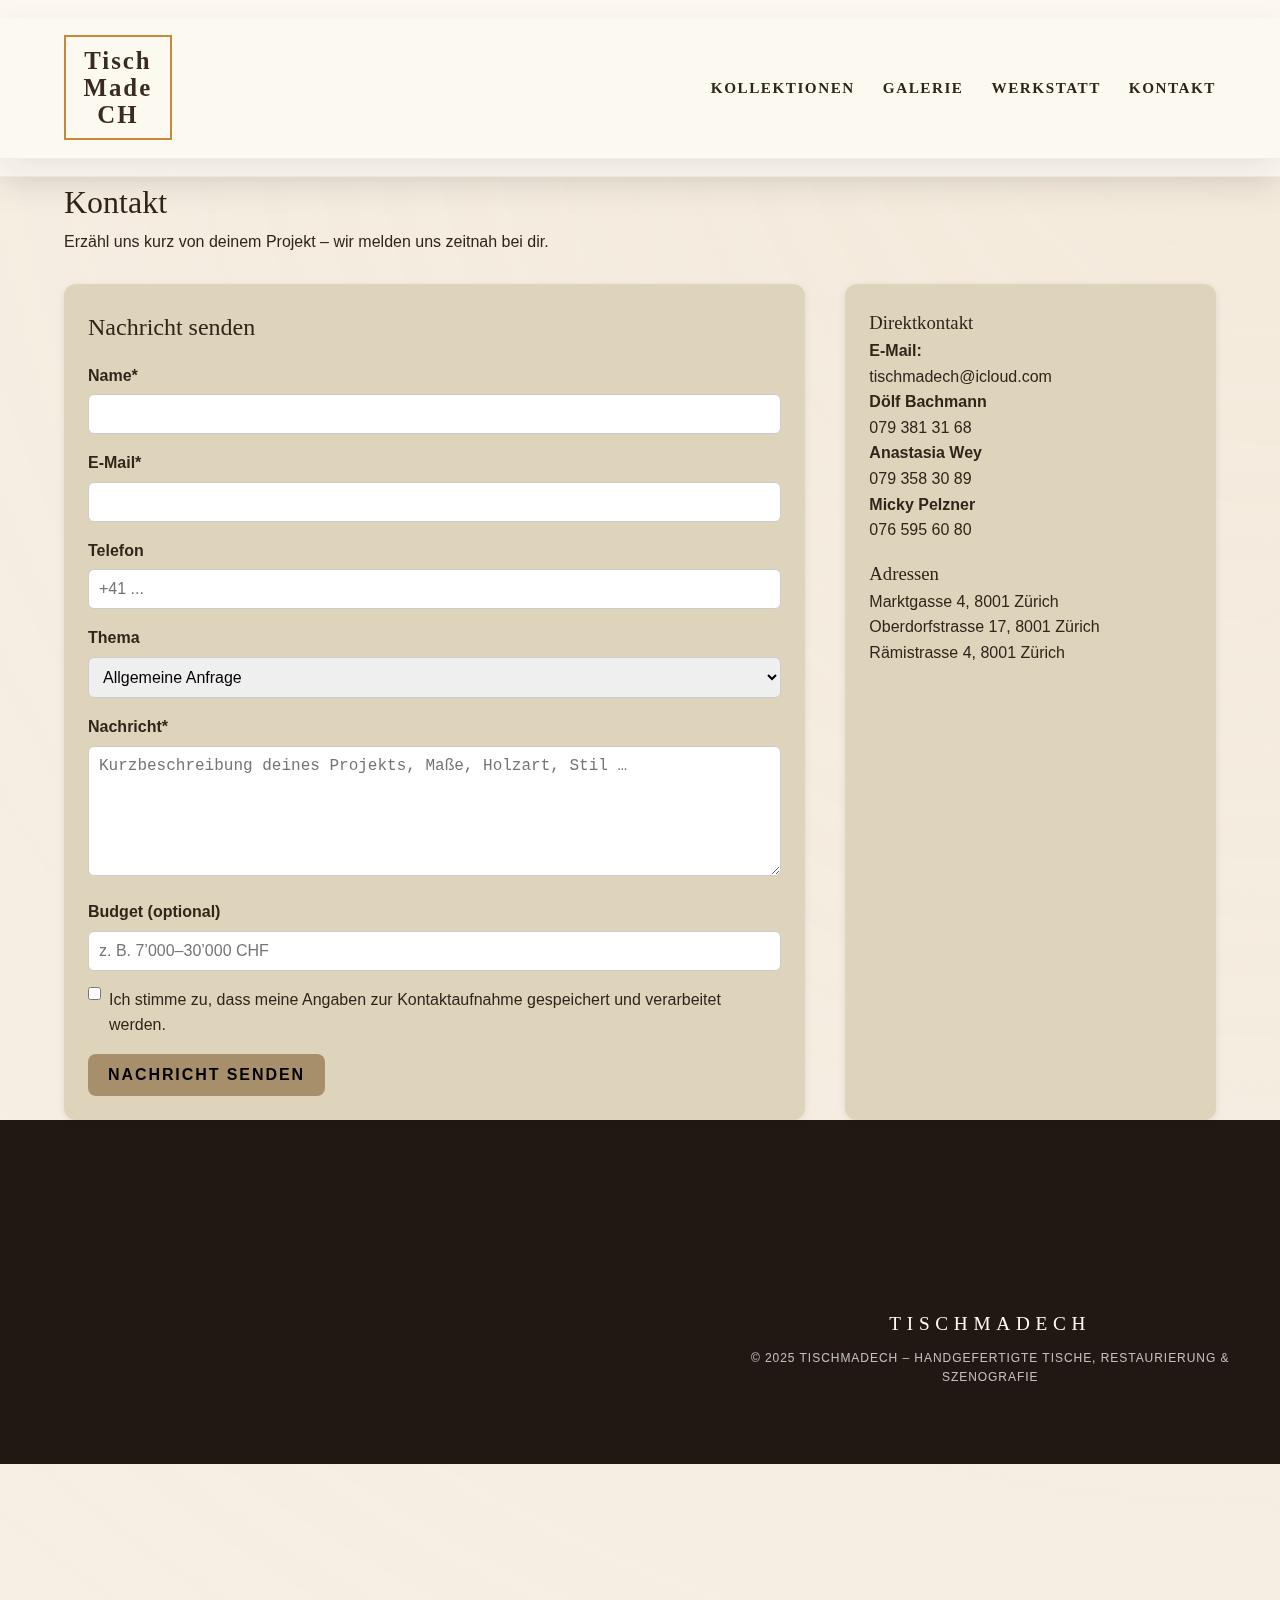
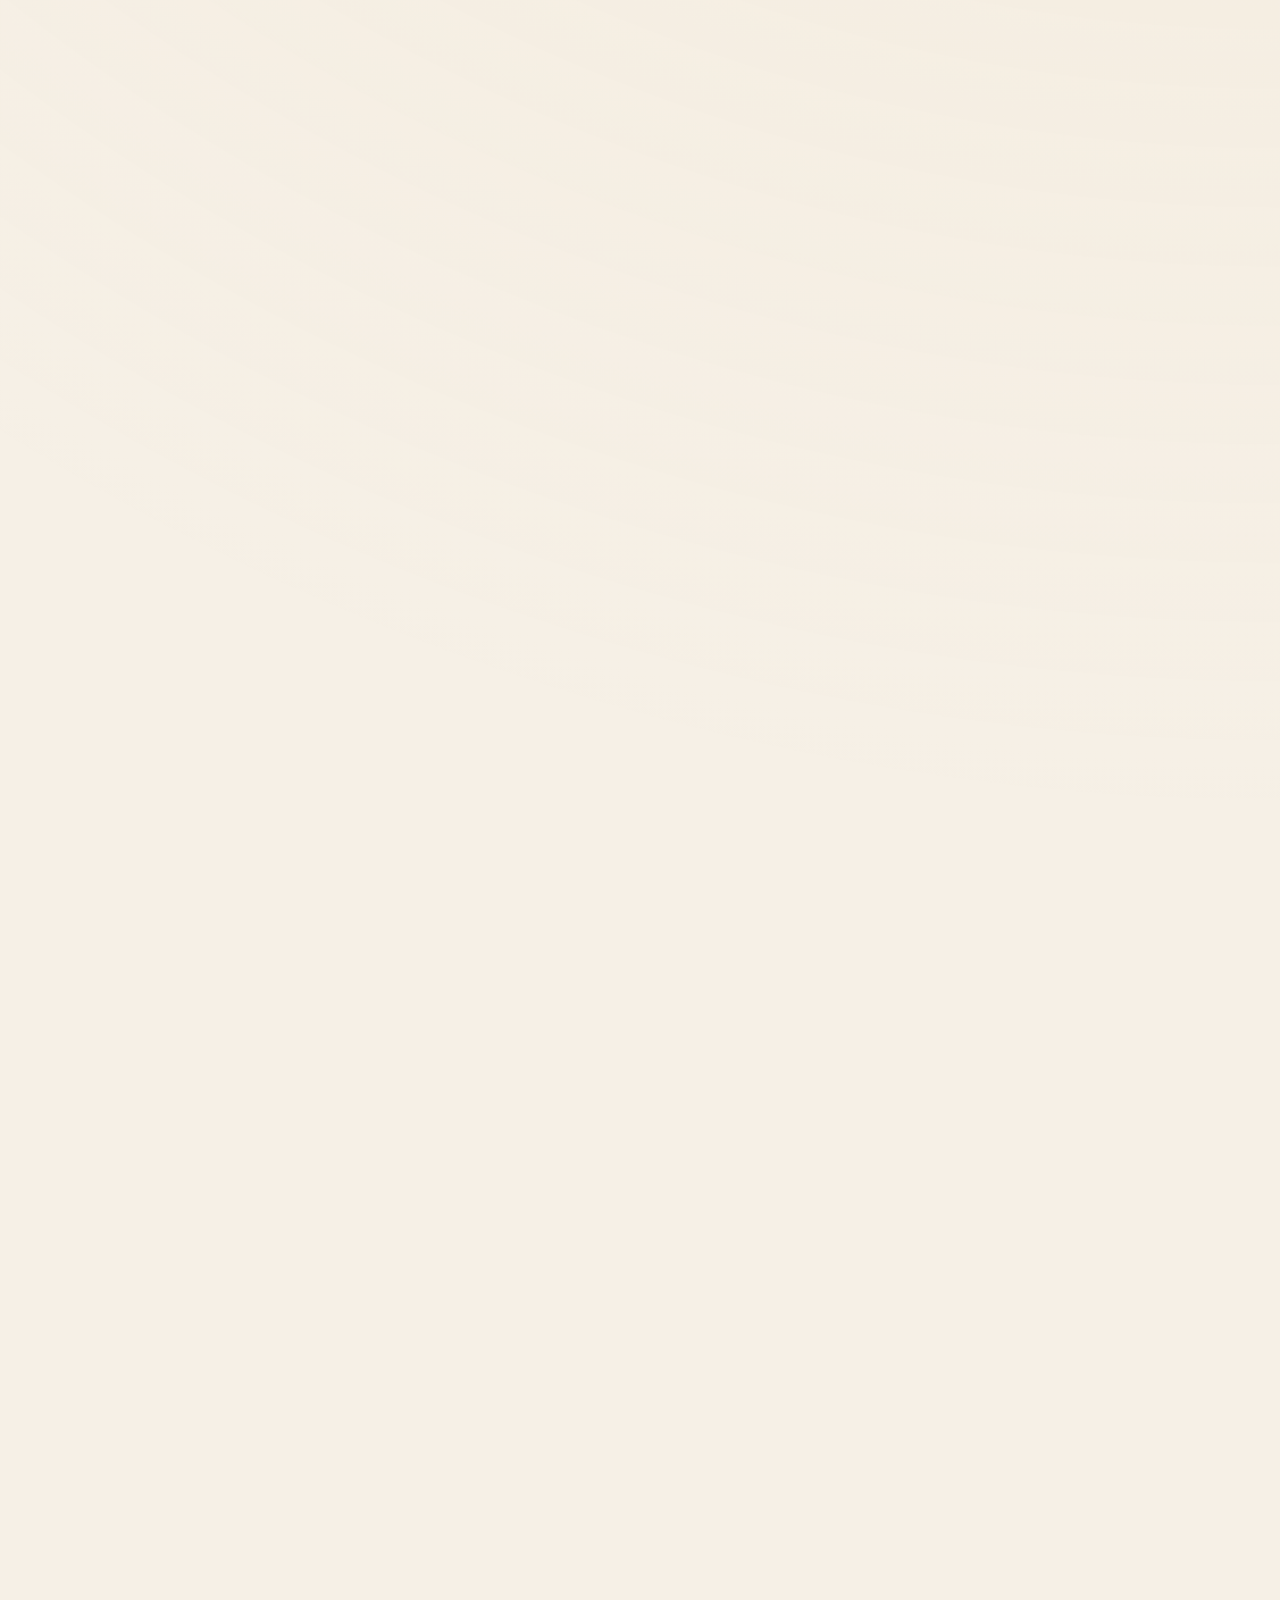
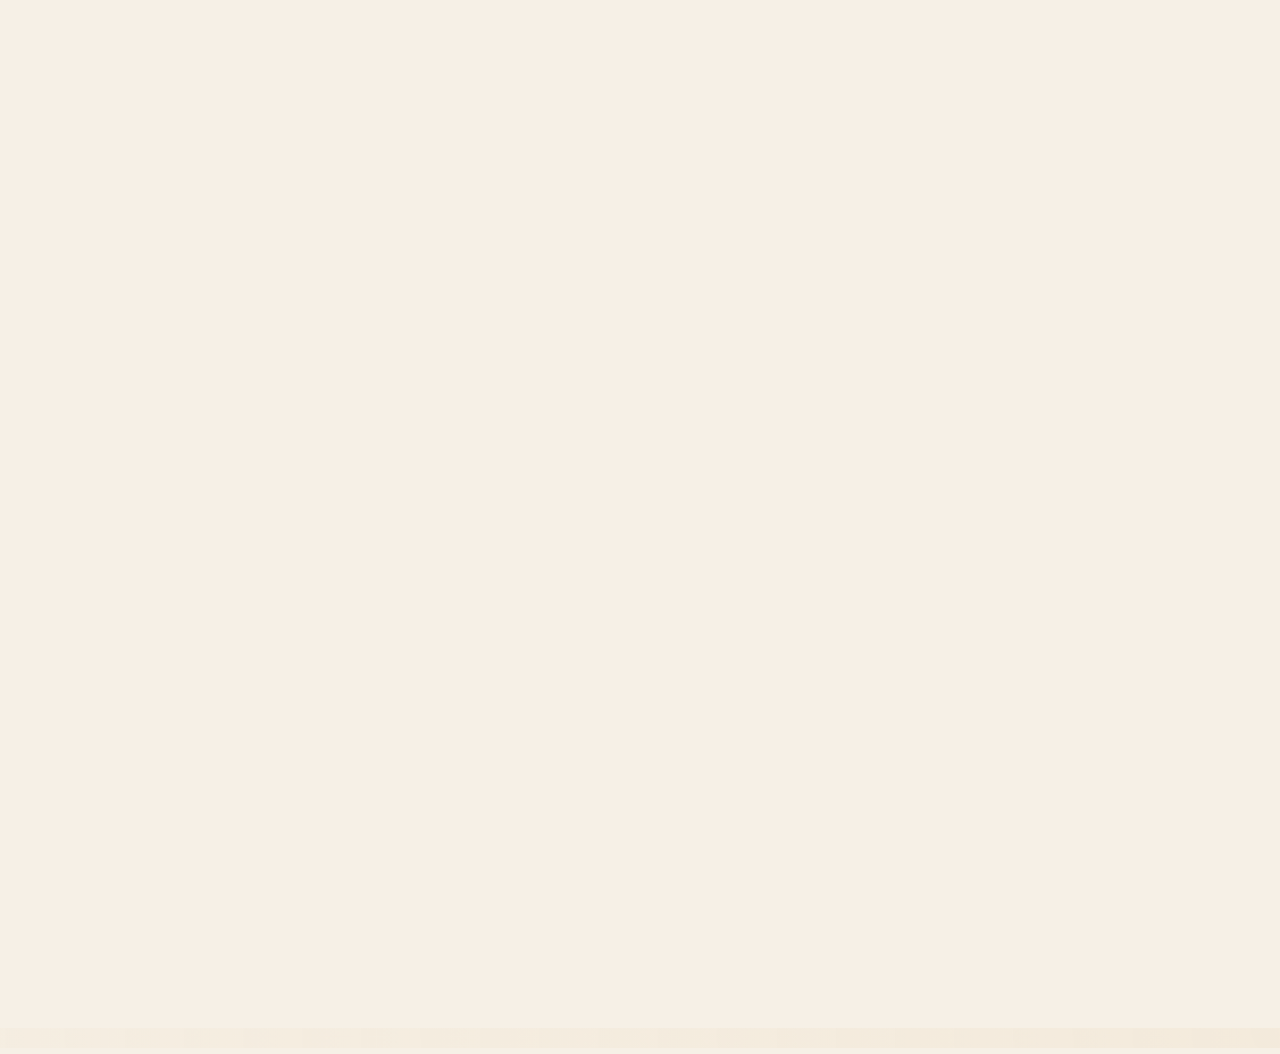
<file: chatq/test.html>
<!doctype html>
<html lang="de">
<head>
  <meta charset="utf-8" />
  <meta name="viewport" content="width=device-width, initial-scale=1" />
  <title>TischMade – Kontakt</title>
  <link rel="stylesheet" href="styles.css" />
  <style>
    body { font-family: sans-serif; margin:0; }
    .contact-layout {
      display: grid;
      grid-template-columns: 2fr 1fr;
      gap: 40px;
      margin-top: 30px;
    }
    .contact-form, .contact-aside {
      background: #ded3bb;
      padding: 24px;
      border-radius: 12px;
      box-shadow: 0 2px 8px rgba(0,0,0,0.08);
    }
    .contact-form h2 { margin-bottom: 16px; }
    .field { margin-bottom: 16px; }
    .field label { display:block; font-weight:600; margin-bottom:6px; }
    .field input, .field select, .field textarea {
      width:100%; padding:10px; border:1px solid #ccc; border-radius:6px; font-size:1rem;
    }
    .consent { display:flex; align-items:flex-start; gap:8px; margin-bottom:16px; }
    .btn {
      background:#a78f6c; color:#000000; border:none;
      padding:12px 20px; border-radius:8px;
      cursor:pointer; font-size:1rem;
    }
    .btn:hover { background: #554a35; }
    .contact-aside h3 { margin-top:0; }
    #map { width:100%; height:200px; margin-top:16px; border-radius:8px; }
    @media(max-width: 768px) {
      .contact-layout { grid-template-columns: 1fr; }
    }
  </style>
</head>
<body>
  <header class="header">
    <!-- dein Header unverändert -->
     <header class="header">
    <div class="container topbar">
      <div class="brand"><a href="index.html">Tisch<br>Made<br>CH</a></div>
      <nav>
        <ul class="nav-links">
          <li><a href="products.html">Kollektionen</a></li>
          <li><a href="gallery.html">Galerie</a></li>
          <li><a href="werkstatt.html">Werkstatt</a></li>
          <li><a href="kontakt.html">Kontakt</a></li>
        </ul>
      </nav>
      <div class="burger" id="burger">
        <span></span><span></span><span></span>
      </div>
    </div>
    <!-- Mobile Menü -->
    <div class="mobile-menu" id="mobile-menu">
      <a href="products.html">Kollektionen</a>
      <a href="gallery.html">Galerie</a>
      <a href="werkstatt.html">Werkstatt</a>
      <a href="kontakt.html">Kontakt</a>
    </div>
  </header>
  </header>

  <main class="container">
    <h1>Kontakt</h1>
    <p>Erzähl uns kurz von deinem Projekt – wir melden uns zeitnah bei dir.</p>

    <div class="contact-layout">
      <!-- Kontaktformular -->
      <form
        id="contact-form"
        class="contact-form"
        method="POST"
        action="https://formspree.io/f/xkgqbzdv"
      >
        <h2>Nachricht senden</h2>

        <div class="field">
          <label for="name">Name*</label>
          <input id="name" name="Name" type="text" required />
        </div>

        <div class="field">
          <label for="email">E-Mail*</label>
          <input id="email" name="Email" type="email" required />
        </div>

        <div class="field">
          <label for="phone">Telefon</label>
          <input id="phone" name="Telefon" type="tel" placeholder="+41 ..." />
        </div>

        <div class="field">
          <label for="topic">Thema</label>
          <select id="topic" name="Thema">
            <option value="anfrage">Allgemeine Anfrage</option>
            <option value="tisch">Maßanfertigung Tisch</option>
            <option value="restaurierung">Restaurierung</option>
            <option value="szenografie">Szenografie</option>
          </select>
        </div>

        <div class="field">
          <label for="message">Nachricht*</label>
          <textarea id="message" name="Nachricht" rows="6" required placeholder="Kurzbeschreibung deines Projekts, Maße, Holzart, Stil …"></textarea>
        </div>

        <div class="field">
          <label for="budget">Budget (optional)</label>
          <input id="budget" name="Budget" type="text" placeholder="z. B. 7’000–30’000 CHF" />
        </div>

        <div class="consent">
          <input id="consent" name="consent" type="checkbox" required />
          <label for="consent">Ich stimme zu, dass meine Angaben zur Kontaktaufnahme gespeichert und verarbeitet werden.</label>
        </div>

        <button class="btn" type="submit">Nachricht senden</button>
      </form>

      <!-- Kontaktinfos -->
      <aside class="contact-aside">
        <h3>Direktkontakt</h3>
        <p><strong>E-Mail:</strong><br/>tischmadech@icloud.com</p>
        <p><strong>Dölf Bachmann</strong><br/>079 381 31 68</p>
        <p><strong>Anastasia Wey</strong><br/>079 358 30 89</p>
        <p><strong>Micky Pelzner</strong><br/>076 595 60 80</p>

        <h3 style="margin-top:16px;">Adressen</h3>
        <p>Marktgasse 4, 8001 Zürich<br/>Oberdorfstrasse 17, 8001 Zürich<br/>Rämistrasse 4, 8001 Zürich</p>

        <div id="map"></div>
      </aside>
    </div>
  </main>

  <footer>
    <footer>
    <div class="container footer-content">
      <div class="brand">TischMadeCH</div>
      <p>© 2025 TischMadeCH – Handgefertigte Tische, Restaurierung & Szenografie</p>
    </div>
  </footer>
  </footer>

  <!-- JavaScript für Dankesmeldung -->
  <script>
    const form = document.getElementById("contact-form");

    form.addEventListener("submit", async function(event) {
      event.preventDefault();
      const data = new FormData(form);
      const response = await fetch(form.action, {
        method: form.method,
        body: data,
        headers: { 'Accept': 'application/json' }
      });

      if (response.ok) {
        form.innerHTML = "<p><strong>Danke! Wir melden uns bald bei dir.</strong></p>";
      } else {
        form.innerHTML = "<p><strong>Ups! Etwas ist schiefgelaufen, bitte probier es später erneut.</strong></p>";
      }
    });
  </script>
</body>
</html>











  <section class="container intro" data-animate="up">
    <p style="font-size: 29px;">Über TischMadeCH</p>
    <p>In unserer Werkstatt in Zürich entstehen einzigartige Möbelstücke. Jedes Projekt erzaehlt eine Geschichte von Handwerk, Material und Leidenschaft. Von der <strong>Restaurierung</strong> ueber <strong>massgefertigte Tische</strong> bis hin zu <strong>Szenografie</strong> - wir schaffen Unikate, die ein Leben lang begleiten.</p>
  </section>

  <section class="services container" data-animate="stagger">
    <div class="service-card" data-animate-item>
      <h3>Massgefertigte Tische</h3>
      <p>Individuelle Designs abgestimmt auf Ihren Wohnraum - modern, rustikal oder klassisch.</p>
    </div>
    <div class="service-card" data-animate-item>
      <h3>Restaurierung</h3>
      <p>Wir geben alten Moebeln neues Leben und erhalten ihre Geschichte für kommende Generationen.</p>
    </div>
    <div class="service-card" data-animate-item>
      <h3>Szenografie</h3>
      <p>Einrichtung, Bühnenbau und kreative Raumgestaltung mit einzigartigen Holzarbeiten.</p>
    </div>
  </section>

  <section class="gallery-preview" data-animate="fade">
    <div class="container">
      <h2>Unsere Arbeiten</h2>
      <div class="gallery-grid">
        <img src="images/dummy-hero-1.jpg" alt="Massivholztisch" data-animate="in" />
        <img src="images/dummy-hero-2.jpg" alt="Restaurierter Tisch" data-animate="in" />
        <img src="images/dummy-hero-3.jpg" alt="Moderner Esstisch" data-animate="in" />
      </div>
      <a href="gallery.html" class="btn btn-light" style="margin-top: 20px; display: inline-block;">Zur Galerie</a>
    </div>
  </section>

  <section class="contact container" data-animate="up">
    <h2>Ihr direkter Draht zu uns</h2>
    <div class="contact-grid">
      <div class="contact-card" data-animate="up">
        <p>Dölf Bachmann</p>
        <a href="tel:+41793813168">079 381 31 68</a>
      </div>
      <div class="contact-card" data-animate="up">
        <p>Anastasia Wey</p>
        <a href="tel:+41793583089">079 358 30 89</a>
      </div>
      <div class="contact-card" data-animate="up">
        <p>Micky Pelzner</p>
        <a href="tel:+41765956080">076 595 60 80</a>
      </div>
      <div class="contact-card" data-animate="up">
        <p>Email</p>
        <a href="mailto:Tischmadech@icloud.com">Tischmadech@icloud.com</a>
      </div>
    </div>
    <div class="contact-cta" data-animate="fade">
      <a class="btn" href="kontakt.html">Kontaktformular</a>
    </div>
  </section>

  <footer data-animate="fade">
    <div class="container footer-content">
      <div class="brand">Bachmann</div>
      <p>&copy; 2025 Bachmann - Handgefertigte Tische, Restaurierung &amp; Szenografie</p>
    </div>
  </footer>
</body>
</html>
</file>
<file: chatq/styles.css>
﻿/* Global theme tokens */
:root {
  --wood-dark: #211813;
  --wood-mid: #3a2a1f;
  --wood-light: #f6f0e6;
  --wood-cream: #fbf7f2;
  --accent: #c7883a;
  --accent-soft: #e6c89b;
  --text-dark: #2f2519;
  --text-light: #fffaf3;
  --text-muted: #5a4a3a;
  --text-width: min(960px, 92vw);
  --text-narrow: min(760px, 90vw);
  --text-tight: min(560px, 88vw);
  --shadow-soft: 0 18px 40px rgba(27, 18, 12, 0.12);
  --shadow-hover: 0 28px 60px rgba(27, 18, 12, 0.18);
  --font-heading: "American Typewriter", "Courier New", monospace;
  --font-body: "American Typewriter", "Courier New", monospace;
  --transition: cubic-bezier(0.33, 1, 0.68, 1);
}

/* Replace default type tokens with webfonts loaded from index.html */
:root {
  --font-heading: 'Playfair Display', Georgia, serif;
  --font-body: 'Inter', system-ui, -apple-system, 'Segoe UI', Roboto, 'Helvetica Neue', Arial;
}

/* Base resets and typography */
* {
  margin: 0;
  padding: 0;
  box-sizing: border-box;
}

body {
  font-family: var(--font-body);
  background: radial-gradient(circle at top right, rgba(231, 205, 166, 0.16), transparent 55%), var(--wood-light);
  color: var(--text-dark);
  line-height: 1.6;
  -webkit-font-smoothing: antialiased;
}

img {
  display: block;
  max-width: 100%;
  height: auto;
}

a {
  color: inherit;
  text-decoration: none;
  transition: color 0.3s ease, opacity 0.3s ease;
}

a:hover,
a:focus {
  color: var(--accent);
}

.sr-only {
  position: absolute;
  width: 1px;
  height: 1px;
  padding: 0;
  margin: -1px;
  overflow: hidden;
  clip: rect(0, 0, 0, 0);
  white-space: nowrap;
  border: 0;
}
.container {
  width: 90%;
  max-width: 1200px;
  margin: 0 auto;
}

section {
  padding: clamp(4rem, 9vw, 6.5rem) 0;
}

h1,
h2,
h3,
h4 {
  font-family: var(--font-heading);
  font-weight: 400;
  color: var(--text-dark);
}

.header {
  background: rgba(252, 248, 241, 0.92);
  backdrop-filter: blur(18px) saturate(140%);
  box-shadow: 0 12px 30px rgba(27, 18, 12, 0.08);
  color: var(--text-dark);
  padding: 1.1rem 0;
  position: sticky;
  top: 0;
  z-index: 1000;
  border-bottom: 1px solid rgba(90, 74, 58, 0.06);
  transition: background 0.4s ease, box-shadow 0.4s ease;
  font-family: var(--font-heading);
}

.topbar {
  display: flex;
  justify-content: space-between;
  align-items: center;
}

.brand a {
  font-family: var(--font-heading);
  font-size: 1.55rem;
  font-weight: 700;
  color: var(--wood-mid);
  letter-spacing: 0.08em;
  line-height: 1.1;
  text-transform: none;
  text-align: center;
  display: inline-block;
  padding: 0.6rem 1.1rem;
  border: 2px solid var(--accent);
  border-radius: 0;
  background: transparent;
  transition: transform 0.4s var(--transition), box-shadow 0.4s var(--transition);
}

.brand a:hover {
  transform: translateY(-3px);
  box-shadow: 0 14px 26px rgba(27, 18, 12, 0.12);
}

.nav-links {
  display: flex;
  gap: 1.75rem;
  list-style: none;
  align-items: center;
}

.nav-links a {
  font-weight: 600;
  font-size: 0.95rem;
  letter-spacing: 0.1em;
  text-transform: uppercase;
  color: var(--text-dark);
  position: relative;
  padding-bottom: 0.35rem;
}

.nav-links a::after {
  content: '';
  position: absolute;
  left: 0;
  bottom: 0;
  width: 100%;
  height: 2px;
  background: linear-gradient(90deg, transparent, var(--accent), transparent);
  transform: scaleX(0);
  transform-origin: center;
  transition: transform 0.35s var(--transition);
}

.nav-links a:hover::after,
.nav-links a:focus::after {
  transform: scaleX(1);
}

.burger {
  display: none;
  flex-direction: column;
  gap: 5px;
  cursor: pointer;
  background: transparent;
  border: none;
  padding: 0;
}

.burger span {
  width: 25px;
  height: 2px;
  background: var(--text-dark);
  transition: transform 0.3s ease, opacity 0.3s ease;
}

.mobile-menu {
  display: none;
  flex-direction: column;
  background: rgba(252, 248, 241, 0.98);
  position: absolute;
  top: 100%;
  left: 0;
  width: 100%;
  box-shadow: 0 25px 45px rgba(27, 18, 12, 0.1);
  border-bottom: 1px solid rgba(90, 74, 58, 0.08);
  z-index: 999;
}

.mobile-menu a {
  padding: 1rem 1.5rem;
  border-top: 1px solid rgba(90, 74, 58, 0.08);
  font-weight: 600;
  letter-spacing: 0.12em;
  text-transform: uppercase;
  color: var(--text-dark);
}

.mobile-menu a:hover {
  background: rgba(199, 136, 58, 0.12);
  color: var(--accent);
}

.hero {
  position: relative;
  min-height: 92vh;
  color: var(--text-light);
  display: flex;
  flex-direction: column;
  justify-content: flex-end;
  background: radial-gradient(circle at 12% 20%, rgba(199, 136, 58, 0.22), transparent 65%), var(--wood-dark);
  overflow: hidden;
}

/* === Le-Labo-inspirierter Hero auf der Startseite (full-bleed Bild + Overlay-Titel + Tabs) === */
.hero.hero-lelabo {
  min-height: auto;
  color: var(--text-light);
  background: none;
  position: relative;
  overflow: visible;
  display: block;
  padding: 0;
  margin: 0;
}

.hero-lelabo-visual {
  position: relative;
  width: 100%;
  display: flex;
  flex-direction: column;
  gap: clamp(1rem, 3vw, 2rem);
}

.hero-main-link {
  display: block;
  width: 100%;
  color: inherit;
  text-decoration: none;
}

.hero-main-image {
  position: relative;
  width: 100%;
  overflow: hidden;
  isolation: isolate;
  transition: transform 0.6s var(--transition);
}

.hero-main-image img {
  width: 100%;
  height: auto;
  display: block;
  transition: transform 0.8s ease;
}

.hero-main-overlay {
  position: absolute;
  inset: 0;
  display: flex;
  align-items: flex-start;
  padding: clamp(0.6rem, 2vw, 1.2rem);
  pointer-events: none;
}

.hero-main-overlay span {
  font-family: var(--font-heading);
  font-size: clamp(3rem, 10vw, 5.6rem);
  line-height: 0.9;
  letter-spacing: 0.12em;
  text-transform: uppercase;
  color: rgba(255, 255, 255, 0.56);
  text-shadow: 0 18px 40px rgba(0, 0, 0, 0.5);
  margin-top: clamp(0.2rem, 1vw, 0.8rem);
  display: inline-block;
  pointer-events: auto;
  cursor: pointer;
  transition: transform 0.35s var(--transition);
}

.hero-main-overlay span.is-overlay-hover {
  transform: scale(1.04);
}

.hero-main-image.is-overlay-hover img {
  transform: scale(1.04);
}

/* Tab-Leiste am unteren Bildrand */
.hero-collections-inline {
  position: relative;
  width: min(92%, 1100px);
  /* negative top margin to pull the tabs onto the bottom of the hero image */
  margin: clamp(-18rem, -20vw, -14rem) auto 0;
  display: grid;
  grid-template-columns: repeat(auto-fit, minmax(140px, 1fr));
  gap: clamp(0.4rem, 1.6vw, 0.9rem);
  align-items: center;
  z-index: 2;
}

.hero-collections-inline .hero-collection {
  border: 0;
  background: transparent;
  color: rgba(255, 255, 255, 0.78);
  font-family: var(--font-heading);
  letter-spacing: 0.18em;
  text-transform: uppercase;
  font-size: 0.88rem;
  padding: 0.85rem 0.95rem;
  text-align: left;
  cursor: pointer;
  transition: color 0.25s ease, transform 0.25s ease;
  display: flex;
  flex-direction: column;
  gap: 0.08rem;
}

.hero-collections-inline .hero-collection.is-active {
  color: var(--accent-soft);
  transform: translateY(-2px);
}

.hero-collections-inline .hero-collection:hover,
.hero-collections-inline .hero-collection:focus-visible {
  color: #fff;
  outline: none;
}

.hero-collections-inline .hero-collection .hero-collection-label {
  font-size: 0.92rem;
  letter-spacing: 0.18em;
}

.hero-collections-inline .hero-collection .hero-collection-sub {
  font-family: var(--font-body);
  letter-spacing: 0.04em;
  font-size: 0.76rem;
  color: rgba(255, 255, 255, 0.72);
  text-transform: none;
}

@media (max-width: 768px) {
  .hero-lelabo-visual {
    gap: clamp(1rem, 6vw, 1.4rem);
  }

  .hero-main-overlay span {
    font-size: clamp(3.2rem, 14vw, 5.6rem);
  }

  .hero-collections-inline {
    grid-template-columns: repeat(2, minmax(0, 1fr));
    width: 94%;
  }
}

/* Intro-Block und Service-Karten */
.intro {
  text-align: center;
  max-width: var(--text-width);
  margin: 0 auto;
}

.intro h2 {
  font-size: clamp(2.1rem, 3.2vw, 2.8rem);
  text-transform: uppercase;
  letter-spacing: 0.24em;
  margin-bottom: 1.2rem;
  position: relative;
}

.intro h2::after {
  content: '';
  display: block;
  width: 70px;
  height: 3px;
  border-radius: 0;
  background: linear-gradient(90deg, transparent, var(--accent), transparent);
  margin: 1.2rem auto 0;
}

.intro p {
  font-size: 1.12rem;
  color: var(--text-muted);
}

.services {
  display: flex;
  justify-content: center;
  align-items: stretch;
  gap: 2rem;
  flex-wrap: wrap;
  max-width: var(--text-width);
  margin: 0 auto;
}

.service-card {
  background: var(--wood-cream);
  padding: 2.6rem 2.2rem;
  border-radius: 0;
  border: 1px solid rgba(90, 74, 58, 0.12);
  box-shadow: var(--shadow-soft);
  flex: 1 1 260px;
  text-align: left;
  display: grid;
  gap: 1rem;
  transition: transform 0.5s var(--transition), box-shadow 0.5s var(--transition);
}

.service-card::before {
  content: '';
  width: 52px;
  height: 3px;
  border-radius: 0;
  background: linear-gradient(90deg, transparent, var(--accent), transparent);
}

.service-card h3 {
  font-size: 1.1rem;
  text-transform: uppercase;
  letter-spacing: 0.14em;
  color: var(--accent);
}

.service-card p {
  color: var(--text-muted);
}

.service-card:hover {
  transform: translateY(-10px);
  box-shadow: var(--shadow-hover);
}

.gallery-preview {
  position: relative;
  background: linear-gradient(160deg, rgba(248, 243, 235, 1) 0%, rgba(236, 223, 205, 0.85) 100%);
  overflow: hidden;
}

.gallery-preview::before {
  content: '';
  position: absolute;
  inset: 0;
  background: radial-gradient(circle at 20% 20%, rgba(199, 136, 58, 0.15), transparent 60%);
  opacity: 0.6;
  pointer-events: none;
}

.gallery-preview .container {
  position: relative;
  z-index: 1;
}

.gallery-preview h2 {
  text-align: center;
  text-transform: uppercase;
  letter-spacing: 0.2em;
  margin-bottom: 2.4rem;
}

.gallery-grid {
  display: grid;
  grid-template-columns: repeat(auto-fit, minmax(240px, 1fr));
  gap: 1.8rem;
}

.gallery-grid img {
  border-radius: 0;
  box-shadow: 0 22px 45px rgba(27, 18, 12, 0.18);
  transition: transform 0.6s var(--transition), box-shadow 0.6s var(--transition);
}

.gallery-grid img:hover {
  transform: translateY(-6px) scale(1.02);
  box-shadow: 0 30px 60px rgba(27, 18, 12, 0.22);
}

.contact {
  background: var(--wood-cream);
  border-top: 1px solid rgba(90, 74, 58, 0.08);
  text-align: center;
}

.contact h2 {
  text-transform: uppercase;
  letter-spacing: 0.22em;
  margin-bottom: 2.5rem;
}

.contact-grid {
  display: grid;
  grid-template-columns: 1fr;
  gap: 1.5rem;
  max-width: var(--text-width);
  min-width: 300px;
  margin: 0 auto 2.5rem auto;
}

.contact-card {
  padding: 1.8rem 2.4rem;
  border-radius: 0;
  background: rgba(255, 255, 255, 0.92);
  border: 1px solid rgba(90, 74, 58, 0.12);
  box-shadow: 0 20px 45px rgba(27, 18, 12, 0.12);
  display: grid;
  align-content: center;
  height: 170px;
  min-width: 200px;
}

.contact-card strong {
  font-family: var(--font-heading);
  letter-spacing: 0.08em;
  text-transform: uppercase;
  font-size: 0.9rem;
  color: var(--text-dark);
}

.contact-card a {
  display: inline-block;
  margin-top: 0.4rem;
  font-weight: 600;
  color: var(--accent);
  letter-spacing: 0.05em;
  word-break: break-all;
  overflow-wrap: anywhere;
}

.contact-card a:hover {
  color: var(--accent-soft);
}

.contact-cta {
  display: flex;
  justify-content: center;
}

.products-page {
  padding-top: clamp(4.5rem, 9vw, 7rem);
  padding-bottom: clamp(4rem, 8vw, 6rem);
  background: linear-gradient(180deg, rgba(251, 247, 242, 0.65) 0%, rgba(246, 240, 230, 0.35) 45%, rgba(251, 247, 242, 0) 100%);
}

.products-page .container {
  display: grid;
  gap: clamp(2.5rem, 6vw, 4rem);
}

.products-intro {
  display: grid;
  gap: 1rem;
  text-align: center;
  max-width: var(--text-width);
  margin: 0 auto;
}

.products-intro h1 {
  font-size: clamp(2.4rem, 4vw, 3.4rem);
  letter-spacing: 0.12em;
  text-transform: uppercase;
}

.products-intro p {
  color: var(--text-muted);
  font-size: 1.05rem;
}

.product-controls {
  display: flex;
  flex-wrap: wrap;
  align-items: center;
  gap: 1rem 1.5rem;
  padding: 1.4rem 1.8rem;
  border-radius: 0;
  border: 1px solid rgba(90, 74, 58, 0.12);
  background: rgba(255, 255, 255, 0.82);
  box-shadow: var(--shadow-soft);
}

.product-search {
  position: relative;
  flex: 1 1 260px;
}

.product-search input {
  width: 100%;
  padding: 0.95rem 1.4rem 0.95rem 3rem;
  border-radius: 0;
  border: 1px solid rgba(90, 74, 58, 0.18);
  background: rgba(255, 255, 255, 0.85);
  font-size: 1rem;
  color: var(--text-dark);
  transition: box-shadow 0.4s var(--transition), border-color 0.4s var(--transition);
}

.product-search input:focus {
  outline: none;
  border-color: rgba(199, 136, 58, 0.55);
  box-shadow: 0 0 0 4px rgba(199, 136, 58, 0.15);
}

.product-search::before,
.product-search::after {
  content: '';
  position: absolute;
  pointer-events: none;
  background: rgba(90, 74, 58, 0.45);
  top: 50%;
  left: 1.2rem;
  transform: translateY(-50%);
}

.product-search::before {
  width: 0.95rem;
  height: 0.95rem;
  border: 2px solid rgba(90, 74, 58, 0.45);
  border-radius: 0;
  background: transparent;
}

.product-search::after {
  width: 0.5rem;
  height: 2px;
  transform: translate(-0.2rem, -0.05rem) rotate(45deg);
}

.product-filters {
  display: flex;
  flex-wrap: wrap;
  gap: 0.6rem;
  justify-content: flex-end;
}

.chip {
  border: 1px solid rgba(90, 74, 58, 0.18);
  background: rgba(255, 255, 255, 0.65);
  border-radius: 0;
  padding: 0.65rem 1.4rem;
  letter-spacing: 0.14em;
  text-transform: uppercase;
  font-size: 0.78rem;
  font-weight: 600;
  color: var(--text-muted);
  cursor: pointer;
  font: inherit;
  line-height: 1;
  appearance: none;
  -webkit-appearance: none;
  box-shadow: none;
  transition: background 0.3s ease, color 0.3s ease, transform 0.3s ease, box-shadow 0.3s ease;
}

.chip:hover,
.chip:focus-visible {
  background: rgba(199, 136, 58, 0.16);
  color: var(--text-dark);
  box-shadow: 0 0 0 3px rgba(199, 136, 58, 0.18);
  outline: none;
  transform: translateY(-1px);
}

.chip.is-active {
  background: linear-gradient(135deg, var(--accent), var(--accent-soft));
  color: var(--text-light);
  border-color: transparent;
  box-shadow: 0 18px 40px rgba(27, 18, 12, 0.12);
  transform: translateY(-1px);
}

.product-grid {
  display: grid;
  gap: 2rem;
  grid-template-columns: repeat(auto-fit, minmax(280px, 1fr));
}

.product-card {
  display: flex;
  flex-direction: column;
  border-radius: 0;
  border: 1px solid rgba(90, 74, 58, 0.12);
  background: rgba(255, 255, 255, 0.96);
  box-shadow: var(--shadow-soft);
  overflow: hidden;
  transition: transform 0.45s var(--transition), box-shadow 0.45s var(--transition);
}

.product-card:hover {
  transform: translateY(-8px);
  box-shadow: var(--shadow-hover);
}

.product-card-media {
  position: relative;
  overflow: hidden;
}

.product-card-media img {
  width: 100%;
  height: 240px;
  object-fit: cover;
  transition: transform 1.2s ease;
}

.product-card:hover .product-card-media img {
  transform: scale(1.05);
}

.product-card-body {
  display: grid;
  gap: 1rem;
  padding: 1.8rem;
}

.product-card-head {
  display: flex;
  justify-content: space-between;
  align-items: baseline;
  gap: 1rem;
}

.product-card-head h3 {
  font-size: 1.25rem;
  letter-spacing: 0.08em;
  text-transform: uppercase;
  margin: 0;
}

.product-card-price {
  font-family: var(--font-heading);
  font-size: 0.95rem;
  letter-spacing: 0.18em;
  text-transform: uppercase;
  color: var(--accent);
}

.product-card-description {
  color: var(--text-muted);
  font-size: 0.95rem;
  min-height: 3.6rem;
}

.product-card-meta {
  display: flex;
  flex-wrap: wrap;
  gap: 0.5rem 1rem;
  list-style: none;
  padding: 0;
  margin: 0;
  color: var(--text-muted);
  font-size: 0.85rem;
  letter-spacing: 0.05em;
}

.product-card-meta li {
  position: relative;
  padding-left: 1rem;
}

.product-card-meta li::before {
  content: '';
  position: absolute;
  left: 0;
  top: 0.55em;
  width: 0.45rem;
  height: 0.45rem;
  border-radius: 0;
  background: var(--accent);
  transform: translateY(-50%);
}

.werkstatt-page {
  background: linear-gradient(180deg, rgba(251, 247, 242, 0.6) 0%, rgba(246, 240, 230, 0.3) 100%);
}

.werkstatt-hero {
  position: relative;
  padding: clamp(4.5rem, 9vw, 6.5rem) 0 clamp(3rem, 7vw, 5rem);
}

.werkstatt-hero-grid {
  display: grid;
  grid-template-columns: repeat(auto-fit, minmax(280px, 1fr));
  gap: clamp(2rem, 6vw, 4rem);
  align-items: center;
}

.werkstatt-hero-copy {
  display: grid;
  gap: 1.2rem;
  max-width: var(--text-narrow);
}

.werkstatt-hero-copy h1 {
  font-size: clamp(2.4rem, 4vw, 3.3rem);
  letter-spacing: 0.1em;
  text-transform: uppercase;
}

.werkstatt-hero-copy p {
  color: var(--text-muted);
  font-size: 1.05rem;
  line-height: 1.7;
}

.werkstatt-hero-media {
  position: relative;
  border-radius: 0;
  overflow: hidden;
  box-shadow: 0 32px 90px rgba(27, 18, 12, 0.22);
}

.werkstatt-hero-media img {
  width: 100%;
  height: clamp(280px, 50vw, 420px);
  object-fit: cover;
  filter: saturate(0.92);
}

.werkstatt-overview {
  padding: clamp(3.5rem, 8vw, 6rem) 0;
}

.werkstatt-intro {
  text-align: center;
  max-width: var(--text-width);
  margin: 0 auto clamp(2.2rem, 6vw, 3.5rem);
}

.werkstatt-intro h2 {
  font-size: clamp(2rem, 3vw, 2.6rem);
  letter-spacing: 0.18em;
  text-transform: uppercase;
}

.werkstatt-intro p {
  color: var(--text-muted);
}

.werkstatt-locations {
  display: grid;
  grid-template-columns: repeat(auto-fit, minmax(260px, 1fr));
  gap: clamp(1.6rem, 4vw, 2.4rem);
}

.werkstatt-card {
  display: grid;
  gap: 1.2rem;
  border-radius: 0;
  padding: clamp(2rem, 4vw, 2.6rem);
  background: rgba(255, 255, 255, 0.94);
  border: 1px solid rgba(90, 74, 58, 0.12);
  box-shadow: 0 26px 60px rgba(27, 18, 12, 0.12);
  transition: transform 0.45s var(--transition), box-shadow 0.45s var(--transition);
}

.werkstatt-card:hover {
  transform: translateY(-8px);
  box-shadow: var(--shadow-hover);
}

.werkstatt-card header {
  display: flex;
  flex-wrap: wrap;
  justify-content: space-between;
  align-items: baseline;
  gap: 0.75rem;
}

.werkstatt-card h3 {
  font-size: 1.3rem;
  letter-spacing: 0.1em;
  text-transform: uppercase;
}

.werkstatt-tag {
  display: inline-flex;
  align-items: center;
  justify-content: center;
  min-height: 2.2rem;
  padding: 0.35rem 1.1rem;
  border-radius: 0;
  background: rgba(199, 136, 58, 0.18);
  color: var(--accent);
  font-size: 0.75rem;
  letter-spacing: 0.12em;
  text-transform: uppercase;
  text-align: center;
  line-height: 1.3;
  max-width: 18ch;
}

.werkstatt-card p {
  color: var(--text-muted);
}

.werkstatt-meta {
  display: grid;
  gap: 0.6rem;
  font-size: 0.95rem;
  color: var(--text-muted);
}

.werkstatt-meta dt {
  font-weight: 600;
  letter-spacing: 0.1em;
  text-transform: uppercase;
  font-size: 0.75rem;
  color: var(--accent);
}

.werkstatt-process {
  padding: clamp(3.5rem, 8vw, 6rem) 0;
}

.werkstatt-process-grid {
  display: grid;
  grid-template-columns: repeat(auto-fit, minmax(260px, 1fr));
  gap: clamp(2rem, 6vw, 3.5rem);
  align-items: center;
}

.werkstatt-process-copy ol {
  display: grid;
  gap: 1rem;
  counter-reset: steps;
  list-style: none;
  padding: 0;
}

.werkstatt-process-copy li {
  position: relative;
  padding-left: 3rem;
  color: var(--text-muted);
}

.werkstatt-process-copy li::before {
  counter-increment: steps;
  content: counter(steps);
  position: absolute;
  left: 0;
  top: 0.1rem;
  width: 2.2rem;
  height: 2.2rem;
  border-radius: 0;
  background: linear-gradient(135deg, var(--accent), var(--accent-soft));
  color: var(--text-light);
  display: inline-flex;
  align-items: center;
  justify-content: center;
  font-weight: 700;
  letter-spacing: 0.08em;
}

.werkstatt-process-aside figure {
  display: grid;
  gap: 0.8rem;
  border-radius: 0;
  overflow: hidden;
  background: rgba(255, 255, 255, 0.92);
  border: 1px solid rgba(90, 74, 58, 0.12);
  box-shadow: 0 22px 55px rgba(27, 18, 12, 0.12);
}

.werkstatt-process-aside img {
  width: 100%;
  height: clamp(220px, 45vw, 320px);
  object-fit: cover;
}

.werkstatt-process-aside figcaption {
  padding: 1.2rem 1.6rem;
  font-size: 0.92rem;
  color: var(--text-muted);
}

.werkstatt-map {
  padding: clamp(3.5rem, 8vw, 6rem) 0 clamp(4rem, 9vw, 6.5rem);
}

.werkstatt-map-header {
  text-align: center;
  max-width: var(--text-width);
  margin: 0 auto 2.4rem;
}

.map-shell {
  position: relative;
  border-radius: 0;
  overflow: hidden;
  border: 1px solid rgba(90, 74, 58, 0.12);
  box-shadow: 0 28px 65px rgba(27, 18, 12, 0.14);
}

.map-shell iframe {
  width: 100%;
  height: clamp(320px, 48vw, 460px);
  border: 0;
}

@media (max-width: 720px) {
  .werkstatt-card header {
    flex-direction: column;
    align-items: flex-start;
  }
}.gallery-page {
  background: linear-gradient(180deg, rgba(251, 247, 242, 0.8) 0%, rgba(246, 240, 230, 0.45) 100%);
}

.gallery-hero {
  position: relative;
  display: grid;
  grid-template-columns: minmax(0, 1.2fr) minmax(0, 1fr);
  gap: clamp(2rem, 6vw, 4rem);
  align-items: stretch;
  padding: clamp(4.5rem, 9vw, 6.5rem) 0 clamp(3rem, 7vw, 5rem);
}

.gallery-hero-media {
  position: relative;
  border-radius: 0;
  overflow: hidden;
  min-height: clamp(320px, 45vw, 520px);
  box-shadow: 0 35px 90px rgba(27, 18, 12, 0.25);
}

.gallery-hero-media img {
  width: 100%;
  height: 100%;
  object-fit: cover;
  transform: scale(1.02);
  filter: saturate(0.92);
}

.gallery-hero-pattern {
  position: absolute;
  inset: 0;
  background: radial-gradient(circle at 15% 20%, rgba(199, 136, 58, 0.25), transparent 60%),
    linear-gradient(135deg, rgba(33, 24, 19, 0.55), rgba(33, 24, 19, 0.15));
  mix-blend-mode: multiply;
  z-index: 1;
}

.gallery-hero-copy {
  display: grid;
  gap: 1.2rem;
  align-content: center;
  max-width: var(--text-narrow);
}

.gallery-hero-copy h1 {
  font-size: clamp(2.4rem, 4vw, 3.4rem);
  letter-spacing: 0.1em;
  text-transform: uppercase;
}

.gallery-hero-copy p {
  color: var(--text-muted);
  font-size: 1.05rem;
  line-height: 1.7;
}

.gallery-showcase {
  padding: clamp(3.5rem, 8vw, 6rem) 0 clamp(4rem, 9vw, 6.5rem);
}

.gallery-intro {
  display: grid;
  gap: 0.8rem;
  text-align: center;
  max-width: var(--text-width);
  margin: 0 auto clamp(2.4rem, 6vw, 3.5rem);
}

.gallery-intro h2 {
  font-size: clamp(2rem, 3.2vw, 2.6rem);
  letter-spacing: 0.18em;
  text-transform: uppercase;
}

.gallery-intro p {
  color: var(--text-muted);
}

.gallery-filters {
  display: flex;
  flex-wrap: wrap;
  justify-content: center;
  gap: 0.75rem;
  margin-bottom: clamp(2.2rem, 5vw, 3rem);
}

.gallery-mosaic {
  display: grid;
  grid-template-columns: repeat(auto-fit, minmax(260px, 1fr));
  gap: clamp(1.4rem, 4vw, 2.4rem);
}

.gallery-card {
  display: grid;
  gap: 1.2rem;
  border-radius: 0;
  overflow: hidden;
  background: rgba(255, 255, 255, 0.94);
  border: 1px solid rgba(90, 74, 58, 0.12);
  box-shadow: 0 26px 60px rgba(27, 18, 12, 0.12);
  transition: transform 0.45s var(--transition), box-shadow 0.45s var(--transition), opacity 0.3s ease;
}

.gallery-card.is-hidden {
  display: none;
}

.gallery-card-media {
  position: relative;
  overflow: hidden;
}

.gallery-card-media img {
  width: 100%;
  height: clamp(220px, 30vw, 280px);
  object-fit: cover;
  transform: scale(1.02);
  transition: transform 0.8s ease;
}

.gallery-card:hover .gallery-card-media img {
  transform: scale(1.08);
}

.gallery-card-label {
  position: absolute;
  left: 1.2rem;
  bottom: 1.2rem;
  padding: 0.35rem 0.9rem;
  border-radius: 0;
  background: rgba(33, 24, 19, 0.7);
  color: rgba(255, 255, 255, 0.9);
  font-size: 0.75rem;
  letter-spacing: 0.18em;
  text-transform: uppercase;
}

.gallery-card-body {
  display: grid;
  gap: 0.6rem;
  padding: 0 1.8rem 1.8rem;
}

.gallery-card-body h3 {
  font-size: 1.2rem;
  letter-spacing: 0.08em;
  text-transform: uppercase;
}

.gallery-card-body p {
  color: var(--text-muted);
}

@media (max-width: 960px) {
  .gallery-hero {
    grid-template-columns: 1fr;
  }

  .gallery-hero-copy {
    order: -1;
    text-align: center;
    justify-self: center;
  }
}

@media (max-width: 640px) {
  .gallery-card-media img {
    height: clamp(200px, 60vw, 240px);
  }
}
footer {
  display: flex;
  justify-content: flex-end;
}

.product-card-link {
  display: inline-flex;
  position: relative;
  align-items: center;
  gap: 0.4rem;
  font-weight: 600;
  letter-spacing: 0.12em;
  text-transform: uppercase;
  color: var(--accent);
  transition: color 0.3s ease, transform 0.3s ease;
}

.product-card-link::after {
  content: '>';
  font-size: 1.1rem;
  line-height: 1;
  transform: translateY(-1px);
}

.product-card-link:hover,
.product-card-link:focus-visible {
  color: var(--accent-soft);
  transform: translateX(4px);
  outline: none;
}

.products-empty {
  text-align: center;
  padding: 3rem;
  border-radius: 0;
  background: rgba(255, 255, 255, 0.75);
  border: 1px dashed rgba(199, 136, 58, 0.4);
  color: var(--text-muted);
  letter-spacing: 0.05em;
}

.product-page {
  padding-top: clamp(4.5rem, 9vw, 7rem);
  padding-bottom: clamp(4rem, 8vw, 6rem);
  background: linear-gradient(180deg, rgba(251, 247, 242, 0.65) 0%, rgba(246, 240, 230, 0.35) 45%, rgba(251, 247, 242, 0) 100%);
}

.product-shell {
  display: grid;
  gap: clamp(2rem, 5vw, 3rem);
}

.breadcrumb {
  display: inline-flex;
  flex-wrap: wrap;
  align-items: center;
  gap: 0.75rem;
  font-size: 0.78rem;
  letter-spacing: 0.16em;
  text-transform: uppercase;
  color: var(--text-muted);
}

.breadcrumb a {
  color: var(--text-muted);
  transition: color 0.3s ease;
}

.breadcrumb a:hover {
  color: var(--accent);
}

.product-stage {
  position: relative;
}

.product-stage-grid {
  display: grid;
  gap: clamp(2.2rem, 5vw, 3.2rem);
  grid-template-columns: minmax(0, 1.4fr) minmax(320px, 1fr);
  align-items: start;
  background: rgba(255, 255, 255, 0.92);
  border-radius: 0;
  border: 1px solid rgba(90, 74, 58, 0.1);
  box-shadow: var(--shadow-soft);
  overflow: hidden;
}

.product-media {
  position: relative;
  padding: clamp(1.8rem, 4vw, 2.6rem);
  display: grid;
  gap: 1.4rem;
  background: linear-gradient(160deg, rgba(248, 243, 235, 1) 0%, rgba(236, 223, 205, 0.85) 100%);
}

.product-hero-image {
  position: relative;
  border-radius: 0;
  overflow: hidden;
  box-shadow: 0 25px 60px rgba(27, 18, 12, 0.18);
}

.product-hero-image img {
  width: 100%;
  height: clamp(280px, 38vw, 420px);
  object-fit: cover;
  display: block;
}

.product-thumbnails {
  display: grid;
  grid-template-columns: repeat(auto-fit, minmax(72px, 1fr));
  gap: 0.75rem;
}

.product-thumb {
  border: 1px solid rgba(90, 74, 58, 0.2);
  border-radius: 0;
  padding: 0.35rem;
  background: rgba(255, 255, 255, 0.85);
  cursor: pointer;
  transition: border-color 0.3s ease, transform 0.3s ease, box-shadow 0.3s ease;
}

.product-thumb img {
  width: 100%;
  height: 70px;
  object-fit: cover;
  border-radius: 0;
}

.product-thumb:hover,
.product-thumb:focus-visible {
  border-color: rgba(199, 136, 58, 0.6);
  transform: translateY(-2px);
  outline: none;
}

.product-thumb.is-active {
  border-color: var(--accent);
  box-shadow: 0 20px 40px rgba(27, 18, 12, 0.16);
}

.product-summary {
  padding: clamp(2.2rem, 5vw, 3rem);
  display: grid;
  gap: 1.4rem;
  background: var(--wood-cream);
  border-left: 1px solid rgba(90, 74, 58, 0.08);
}

.product-tag {
  display: inline-flex;
  position: relative;
  align-items: center;
  gap: 0.4rem;
  font-size: 0.78rem;
  letter-spacing: 0.22em;
  text-transform: uppercase;
  color: var(--accent);
}

.product-summary h1 {
  font-size: clamp(2.2rem, 3.6vw, 3.1rem);
  letter-spacing: 0.06em;
  text-transform: uppercase;
}

.product-lead {
  font-size: 1.05rem;
  color: var(--text-muted);
}

.product-price-block {
  display: grid;
  gap: 0.35rem;
  align-items: center;
}

.product-price {
  font-family: var(--font-heading);
  font-size: clamp(1.6rem, 2.4vw, 2rem);
  letter-spacing: 0.16em;
  text-transform: uppercase;
}

.product-lead-time {
  font-size: 0.92rem;
  color: rgba(47, 37, 25, 0.75);
}

.product-quantity {
  display: grid;
  gap: 0.5rem;
}

.product-quantity label {
  font-size: 0.82rem;
  letter-spacing: 0.12em;
  text-transform: uppercase;
  color: var(--text-muted);
}

.product-qty-control {
  display: inline-flex;
  position: relative;
  align-items: center;
  gap: 0.5rem;
  border-radius: 0;
  border: 1px solid rgba(90, 74, 58, 0.18);
  background: rgba(255, 255, 255, 0.9);
  padding: 0.35rem 0.65rem;
}

.product-qty-control button {
  width: 34px;
  height: 34px;
  border-radius: 0;
  border: none;
  background: rgba(199, 136, 58, 0.15);
  color: var(--text-dark);
  font-weight: 600;
  cursor: pointer;
  transition: background 0.3s ease, transform 0.3s ease;
}

.product-qty-control button:hover,
.product-qty-control button:focus-visible {
  background: var(--accent);
  color: var(--text-light);
  transform: translateY(-1px);
  outline: none;
}

.product-qty-control input {
  width: 54px;
  border: none;
  background: transparent;
  text-align: center;
  font-weight: 600;
  font-size: 1rem;
  color: var(--text-dark);
}

.product-cta {
  display: grid;
  gap: 0.75rem;
}

.product-status {
  min-height: 1.5rem;
  font-size: 0.9rem;
  color: var(--accent);
}

.product-features {
  list-style: none;
  padding: 0;
  margin: 0;
  display: grid;
  gap: 0.6rem;
}

.product-features li {
  position: relative;
  padding-left: 1.2rem;
  color: var(--text-muted);
  font-size: 0.95rem;
}

.product-features li::before {
  content: '';
  position: absolute;
  left: 0;
  top: 0.55em;
  width: 0.45rem;
  height: 0.45rem;
  border-radius: 0;
  background: var(--accent);
  transform: translateY(-50%);
}

.product-panels {
  display: grid;
  grid-template-columns: repeat(auto-fit, minmax(240px, 1fr));
  gap: clamp(1.6rem, 4vw, 2.4rem);
}

.product-panel {
  background: rgba(255, 255, 255, 0.92);
  border: 1px solid rgba(90, 74, 58, 0.1);
  border-radius: 0;
  padding: clamp(1.6rem, 4vw, 2.2rem);
  box-shadow: 0 20px 45px rgba(27, 18, 12, 0.1);
}

.product-panel h2 {
  font-size: 1rem;
  letter-spacing: 0.18em;
  text-transform: uppercase;
  margin-bottom: 1rem;
}

.product-panel p,
.product-panel ul {
  font-size: 0.95rem;
  color: var(--text-muted);
  line-height: 1.7;
}

.product-panel ul {
  list-style: none;
  padding: 0;
  margin: 0;
  display: grid;
  gap: 0.5rem;
}

.product-panel ul li {
  position: relative;
  padding-left: 1.1rem;
}

.product-panel ul li::before {
  content: '';
  position: absolute;
  left: 0;
  top: 0.6em;
  width: 0.3rem;
  height: 0.3rem;
  border-radius: 0;
  background: rgba(199, 136, 58, 0.6);
  transform: translateY(-50%);
}

@media (max-width: 1024px) {
  .product-stage-grid {
    grid-template-columns: 1fr;
  }

  .product-summary {
    border-left: none;
    border-top: 1px solid rgba(90, 74, 58, 0.08);
  }
}

@media (max-width: 640px) {
  .product-hero-image img {
    height: clamp(240px, 55vw, 340px);
  }

  .product-thumbnails {
    grid-template-columns: repeat(auto-fit, minmax(62px, 1fr));
  }

  .product-summary {
    padding: 1.8rem;
  }

  .product-panel {
    padding: 1.6rem;
  }
}

@media (max-width: 720px) {
  .product-controls {
    padding: 1.2rem 1.4rem;
  }

  .product-card-media img {
    height: 200px;
  }

  .product-card-body {
    padding: 1.5rem;
  }

  .product-card-head {
    flex-direction: column;
    align-items: flex-start;
  }
}
.gallery-page {
  background: linear-gradient(180deg, rgba(251, 247, 242, 0.8) 0%, rgba(246, 240, 230, 0.45) 100%);
}

.gallery-hero {
  position: relative;
  display: grid;
  grid-template-columns: minmax(0, 1.2fr) minmax(0, 1fr);
  gap: clamp(2rem, 6vw, 4rem);
  align-items: stretch;
  padding: clamp(4.5rem, 9vw, 6.5rem) 0 clamp(3rem, 7vw, 5rem);
}

.gallery-hero-media {
  position: relative;
  border-radius: 0;
  overflow: hidden;
  min-height: clamp(320px, 45vw, 520px);
  box-shadow: 0 35px 90px rgba(27, 18, 12, 0.25);
}

.gallery-hero-media img {
  width: 100%;
  height: 100%;
  object-fit: cover;
  transform: scale(1.02);
  filter: saturate(0.92);
}

.gallery-hero-pattern {
  position: absolute;
  inset: 0;
  background: radial-gradient(circle at 15% 20%, rgba(199, 136, 58, 0.25), transparent 60%),
    linear-gradient(135deg, rgba(33, 24, 19, 0.55), rgba(33, 24, 19, 0.15));
  mix-blend-mode: multiply;
  z-index: 1;
}

.gallery-hero-copy {
  display: grid;
  gap: 1.2rem;
  align-content: center;
  max-width: var(--text-narrow);
}

.gallery-hero-copy h1 {
  font-size: clamp(2.4rem, 4vw, 3.4rem);
  letter-spacing: 0.1em;
  text-transform: uppercase;
}

.gallery-hero-copy p {
  color: var(--text-muted);
  font-size: 1.05rem;
  line-height: 1.7;
}

.gallery-showcase {
  padding: clamp(3.5rem, 8vw, 6rem) 0 clamp(4rem, 9vw, 6.5rem);
}

.gallery-intro {
  display: grid;
  gap: 0.8rem;
  text-align: center;
  max-width: var(--text-width);
  margin: 0 auto clamp(2.4rem, 6vw, 3.5rem);
}

.gallery-intro h2 {
  font-size: clamp(2rem, 3.2vw, 2.6rem);
  letter-spacing: 0.18em;
  text-transform: uppercase;
}

.gallery-intro p {
  color: var(--text-muted);
}

.gallery-filters {
  display: flex;
  flex-wrap: wrap;
  justify-content: center;
  gap: 0.75rem;
  margin-bottom: clamp(2.2rem, 5vw, 3rem);
}

.gallery-mosaic {
  display: grid;
  grid-template-columns: repeat(auto-fit, minmax(260px, 1fr));
  gap: clamp(1.4rem, 4vw, 2.4rem);
}

.gallery-card {
  display: grid;
  gap: 1.2rem;
  border-radius: 0;
  overflow: hidden;
  background: rgba(255, 255, 255, 0.94);
  border: 1px solid rgba(90, 74, 58, 0.12);
  box-shadow: 0 26px 60px rgba(27, 18, 12, 0.12);
  transition: transform 0.45s var(--transition), box-shadow 0.45s var(--transition), opacity 0.3s ease;
}

.gallery-card.is-hidden {
  display: none;
}

.gallery-card-media {
  position: relative;
  overflow: hidden;
}

.gallery-card-media img {
  width: 100%;
  height: clamp(220px, 30vw, 280px);
  object-fit: cover;
  transform: scale(1.02);
  transition: transform 0.8s ease;
}

.gallery-card:hover .gallery-card-media img {
  transform: scale(1.08);
}

.gallery-card-label {
  position: absolute;
  left: 1.2rem;
  bottom: 1.2rem;
  padding: 0.35rem 0.9rem;
  border-radius: 0;
  background: rgba(33, 24, 19, 0.7);
  color: rgba(255, 255, 255, 0.9);
  font-size: 0.75rem;
  letter-spacing: 0.18em;
  text-transform: uppercase;
}

.gallery-card-body {
  display: grid;
  gap: 0.6rem;
  padding: 0 1.8rem 1.8rem;
}

.gallery-card-body h3 {
  font-size: 1.2rem;
  letter-spacing: 0.08em;
  text-transform: uppercase;
}

.gallery-card-body p {
  color: var(--text-muted);
}

@media (max-width: 960px) {
  .gallery-hero {
    grid-template-columns: 1fr;
  }

  .gallery-hero-copy {
    order: -1;
    text-align: center;
    justify-self: center;
  }
}

@media (max-width: 640px) {
  .gallery-card-media img {
    height: clamp(200px, 60vw, 240px);
  }
}
footer {
  background: var(--wood-dark);
  color: var(--text-light);
  padding: 2.4rem 0;
  text-align: center;
}

.footer-content .brand {
  font-family: var(--font-heading);
  font-size: 1.2rem;
  letter-spacing: 0.3em;
  text-transform: uppercase;
  margin-bottom: 0.6rem;
  margin-top: 7rem
}

footer p {
  color: rgba(255, 255, 255, 0.72);
  letter-spacing: 0.08em;
  text-transform: uppercase;
  font-size: 0.75rem;
}

.btn {
  display: inline-flex;
  position: relative;
  align-items: center;
  justify-content: center;
  padding: 0.9rem 2.3rem;
  border-radius: 0;
  border: none;
  background: linear-gradient(135deg, var(--accent), var(--accent-soft));
  color: var(--text-light);
  letter-spacing: 0.12em;
  text-transform: uppercase;
  font-weight: 600;
  transition: transform 0.4s var(--transition), box-shadow 0.4s var(--transition), background 0.4s var(--transition);
}

.btn:hover {
  transform: translateY(-4px);
  box-shadow: var(--shadow-hover);
}

.btn-light {
  background: rgba(255, 255, 255, 0.88);
  color: var(--text-dark);
  border: 1px solid rgba(199, 136, 58, 0.35);
}

.btn-light:hover {
  background: var(--accent);
  color: var(--text-light);
}

[data-animate],
[data-animate-item] {
  opacity: 0;
  transform: translateY(40px);
  transition: opacity 0.9s var(--transition), transform 0.9s var(--transition);
}

[data-animate='fade'],
[data-animate='in'],
[data-animate='up'] {
  transform: translateY(20px);
}

[data-animate='hero'] {
  opacity: 1;
  transform: none;
}

.is-visible[data-animate],
.is-visible[data-animate-item] {
  opacity: 1;
  transform: none;
}

[data-animate='stagger'] [data-animate-item] {
  transition-delay: 0s;
}

[data-animate='stagger'].is-visible [data-animate-item] {
  opacity: 1;
  transform: none;
}

@media (max-width: 1024px) {
  .hero-menu {
    grid-template-columns: repeat(2, minmax(0, 1fr));
  }

  .hero-menu-item + .hero-menu-item {
    border-left: none;
  }

  .hero-menu-item:nth-child(odd) {
    border-right: 1px solid rgba(255, 255, 255, 0.08);
  }

  .hero-menu-item:nth-child(n + 3) {
    border-top: 1px solid rgba(255, 255, 255, 0.08);
  }
}

@media (max-width: 768px) {
  .nav-links {
    display: none;
  }

  .burger {
    display: flex;
  }

  .hero {
    min-height: 82vh;
  }

  .hero-slide-inner {
    padding-top: 5rem;
    padding-bottom: clamp(6rem, 18vw, 10rem);
  }

  .hero-menu {
    grid-template-columns: 1fr;
  }

  .hero-menu-item {
    padding: 1.6rem 1.8rem;
  }

  .hero-menu-item + .hero-menu-item,
  .hero-menu-item:nth-child(n + 2) {
    border-left: none;
    border-top: 1px solid rgba(255, 255, 255, 0.08);
  }

  .services {
    gap: 1.5rem;
  }

  .service-card {
    padding: 2.2rem 2rem;
  }
}

@media (max-width: 520px) {
  .brand a {
    letter-spacing: 0.18em;
    font-size: 0.74rem;
  }

  .hero-slide h1 {
    font-size: clamp(2.2rem, 9vw, 3.3rem);
  }

  .hero-menu-title {
    letter-spacing: 0.12em;
  }

  .contact-card {
    min-width: unset;
    width: 100%;
    height: auto;
  }
}

@keyframes heroBloom {
  0% {
    clip-path: circle(0% at 50% 50%);
    opacity: 0;
  }

  45% {
    clip-path: circle(65% at 50% 50%);
    opacity: 0.45;
  }

  100% {
    clip-path: circle(140% at 50% 50%);
    opacity: 0;
  }
}

@keyframes hintPulse {
  0% {
    opacity: 0;
    transform: translateY(0);
  }

  30% {
    opacity: 1;
  }

  100% {
    opacity: 0;
    transform: translateY(12px);
  }
}







.cart-container {
  display: grid;
  gap: 1.6rem;
  margin: clamp(2rem, 4vw, 3rem) 0;
}

.cart-item {
  display: flex;
  justify-content: space-between;
  gap: clamp(1.2rem, 3vw, 2rem);
  align-items: center;
  padding: clamp(1.2rem, 3vw, 1.8rem);
  border-radius: 0;
  border: 1px solid rgba(90, 74, 58, 0.12);
  background: rgba(255, 255, 255, 0.9);
  box-shadow: 0 16px 36px rgba(27, 18, 12, 0.12);
}

.cart-item .item-info {
  display: flex;
  gap: clamp(1rem, 3vw, 1.6rem);
  align-items: center;
}

.cart-item img {
  width: clamp(96px, 14vw, 128px);
  height: clamp(72px, 11vw, 96px);
  object-fit: cover;
  border-radius: 0;
  box-shadow: 0 12px 30px rgba(27, 18, 12, 0.14);
}

.cart-item h3 {
  font-size: 1.05rem;
  letter-spacing: 0.06em;
  text-transform: uppercase;
  margin-bottom: 0.35rem;
}

.cart-item-price,
.cart-item-total {
  font-size: 0.9rem;
  color: var(--text-muted);
}

.cart-item-total {
  font-weight: 600;
  color: var(--accent);
}

.item-actions {
  display: grid;
  gap: 0.6rem;
  justify-items: end;
}

.qty-control {
  display: inline-flex;
  position: relative;
  align-items: center;
  gap: 0.5rem;
  border-radius: 0;
  border: 1px solid rgba(90, 74, 58, 0.18);
  padding: 0.35rem 0.6rem;
  background: rgba(255, 255, 255, 0.85);
}

.qty-control button {
  width: 32px;
  height: 32px;
  border-radius: 0;
  border: none;
  background: rgba(199, 136, 58, 0.15);
  font-weight: 600;
  cursor: pointer;
  transition: background 0.3s ease, transform 0.3s ease;
}

.qty-control button:hover,
.qty-control button:focus-visible {
  background: var(--accent);
  color: var(--text-light);
  transform: translateY(-1px);
  outline: none;
}

.qty-control span {
  min-width: 1.8rem;
  text-align: center;
  font-weight: 600;
}

.cart-item .remove {
  background: transparent;
  border: none;
  color: var(--text-muted);
  font-weight: 600;
  letter-spacing: 0.12em;
  text-transform: uppercase;
  cursor: pointer;
  transition: color 0.3s ease;
}

.cart-item .remove:hover,
.cart-item .remove:focus-visible {
  color: var(--accent);
  outline: none;
}

.cart-summary {
  display: flex;
  justify-content: flex-end;
  gap: 1rem;
  font-size: 1.05rem;
  letter-spacing: 0.08em;
  text-transform: uppercase;
  color: var(--text-dark);
  margin-bottom: 1.8rem;
}

.cart-actions {
  display: flex;
  flex-wrap: wrap;
  gap: 1rem;
}

.cart-actions .btn {
  flex: 1 1 200px;
  justify-content: center;
}

@media (max-width: 720px) {
  .cart-item {
    flex-direction: column;
    align-items: flex-start;
  }

  .item-actions {
    width: 100%;
    justify-items: stretch;
    gap: 0.75rem;
  }

  .item-actions .remove {
    align-self: flex-end;
  }
}





.cart-count {
  position: relative;
  display: inline-flex;
  align-items: center;
  justify-content: center;
  min-width: 1.75em;
  height: 1.75em;
  margin-left: 0.45rem;
  padding: 0 0.55rem;
  border-radius: 0;
  background: linear-gradient(135deg, var(--accent), var(--accent-soft));
  color: var(--text-light);
  font-size: 0.75rem;
  font-weight: 700;
  letter-spacing: 0.12em;
  text-transform: uppercase;
  box-shadow: 0 14px 30px rgba(27, 18, 12, 0.18);
  transform-origin: center;
  transition: transform 0.3s ease, background 0.3s ease;
}

.cart-count::after {
  content: '';
  position: absolute;
  inset: -4px;
  border-radius: inherit;
  border: 2px solid rgba(255, 255, 255, 0.25);
  opacity: 0;
  transform: scale(0.6);
  transition: opacity 0.3s ease, transform 0.3s ease;
}

.cart-count.is-updated {
  animation: cartCountPop 0.6s ease;
}

.cart-count.is-updated::after {
  opacity: 1;
  transform: scale(1.15);
}

@keyframes cartCountPop {
  0% { transform: scale(1); }
  35% { transform: scale(1.35); }
  65% { transform: scale(0.9); }
  100% { transform: scale(1); }
}

.product-add-to-cart {
  position: relative;
  overflow: hidden;
  width: 100%;
  justify-content: center;
  font-size: 0.85rem;
  letter-spacing: 0.18em;
  transition: transform 0.35s ease, box-shadow 0.35s ease;
}

.product-add-to-cart::after {
  content: '';
  position: absolute;
  inset: 0;
  border-radius: inherit;
  background: rgba(255, 255, 255, 0.25);
  opacity: 0;
  transform: scale(0.75);
  pointer-events: none;
}

.product-add-to-cart.is-adding {
  transform: translateY(-2px) scale(1.02);
  box-shadow: var(--shadow-hover);
}

.product-add-to-cart.is-adding::after {
  animation: addToCartRipple 0.6s ease;
}

@keyframes addToCartRipple {
  0% { opacity: 0.35; transform: scale(0.2); }
  45% { opacity: 0.25; transform: scale(1); }
  100% { opacity: 0; transform: scale(1.5); }
}
.product-add-to-cart.is-added {
  background: linear-gradient(135deg, var(--accent-soft), var(--accent));
}





















.cart-progress {
  padding: clamp(2.5rem, 6vw, 3.4rem) 0 0;
}

.cart-progress-steps {
  display: flex;
  justify-content: center;
  gap: clamp(1rem, 3vw, 2.2rem);
  list-style: none;
  padding: 0;
  margin: 0;
  font-size: 0.82rem;
  letter-spacing: 0.18em;
  text-transform: uppercase;
  color: rgba(47, 37, 25, 0.45);
}

.cart-progress-steps li {
  position: relative;
  padding-bottom: 0.6rem;
}

.cart-progress-steps li::after {
  content: '';
  position: absolute;
  left: 0;
  right: 0;
  bottom: 0;
  height: 2px;
  background: rgba(199, 136, 58, 0.25);
  transform: scaleX(0.4);
  transform-origin: center;
}

.cart-progress-steps li.is-active {
  color: var(--accent);
}

.cart-progress-steps li.is-active::after {
  background: var(--accent);
  transform: scaleX(1);
}

.cart-trust {
  display: grid;
  grid-template-columns: repeat(auto-fit, minmax(180px, 1fr));
  gap: 1.2rem;
  align-items: center;
  padding: 1.6rem 1.8rem;
  margin-top: 1.8rem;
  border-radius: 0;
  background: rgba(255, 255, 255, 0.92);
  border: 1px solid rgba(90, 74, 58, 0.12);
  box-shadow: 0 24px 50px rgba(27, 18, 12, 0.08);
}

.cart-trust-item {
  display: grid;
  gap: 0.2rem;
  text-align: center;
}

.cart-trust-item strong {
  font-size: 0.78rem;
  letter-spacing: 0.16em;
  text-transform: uppercase;
  color: var(--accent);
}

.cart-trust-item span {
  font-size: 0.88rem;
  color: var(--text-muted);
}

.cart-trust-separator {
  display: none;
}

@media (min-width: 720px) {
  .cart-trust {
    grid-template-columns: repeat(3, minmax(0, 1fr));
  }

  .cart-trust-item {
    text-align: left;
  }

  .cart-trust-separator {
    display: block;
    width: 1px;
    height: 48px;
    margin: 0 auto;
    background: linear-gradient(180deg, rgba(199, 136, 58, 0) 0%, rgba(199, 136, 58, 0.45) 50%, rgba(199, 136, 58, 0) 100%);
  }
}

.cart-toast {
  position: fixed;
  right: clamp(1rem, 4vw, 2.25rem);
  bottom: clamp(1rem, 4vw, 2.25rem);
  width: min(90vw, 320px);
  padding: 1.4rem 1.6rem;
  border-radius: 0;
  border: 1px solid rgba(90, 74, 58, 0.12);
  background: rgba(255, 255, 255, 0.96);
  box-shadow: 0 32px 75px rgba(27, 18, 12, 0.22);
  transform: translateY(20px);
  opacity: 0;
  pointer-events: none;
  transition: transform 0.35s var(--transition), opacity 0.35s var(--transition);
  z-index: 1200;
}

.cart-toast.is-visible {
  transform: translateY(0);
  opacity: 1;
  pointer-events: auto;
}

.cart-toast-body {
  display: grid;
  gap: 0.4rem;
  margin-bottom: 1.1rem;
}

.cart-toast-title {
  font-size: 0.85rem;
  letter-spacing: 0.16em;
  text-transform: uppercase;
  color: var(--accent);
}

.cart-toast-copy {
  font-size: 0.95rem;
  color: var(--text-muted);
}

.cart-toast-actions {
  display: flex;
  gap: 0.75rem;
}

.cart-toast-btn {
  flex: 1 1 auto;
  padding: 0.6rem 1.2rem;
  border-radius: 0;
  border: none;
  background: linear-gradient(135deg, var(--accent), var(--accent-soft));
  color: var(--text-light);
  font-size: 0.75rem;
  letter-spacing: 0.16em;
  text-transform: uppercase;
  font-weight: 600;
  cursor: pointer;
  transition: transform 0.3s ease, box-shadow 0.3s ease;
}

.cart-toast-btn:hover,
.cart-toast-btn:focus-visible {
  transform: translateY(-1px);
  box-shadow: var(--shadow-soft);
  outline: none;
}

.cart-toast-btn-secondary {
  background: rgba(255, 255, 255, 0.85);
  color: var(--accent);
  border: 1px solid rgba(199, 136, 58, 0.35);
}

@media (max-width: 520px) {
  .cart-toast {
    right: 0.75rem;
    left: 0.75rem;
    width: auto;
  }

  .cart-toast-actions {
    flex-direction: column;
  }
}


\n.kontakt-page {
  background: linear-gradient(180deg, rgba(251, 247, 242, 0.6) 0%, rgba(246, 240, 230, 0.3) 100%);
}

.kontakt-hero {
  padding: clamp(4.5rem, 9vw, 6.5rem) 0 clamp(3rem, 7vw, 5rem);
}

.kontakt-hero-grid {
  display: grid;
  grid-template-columns: repeat(auto-fit, minmax(280px, 1fr));
  gap: clamp(2rem, 6vw, 4rem);
  align-items: start;
}

.kontakt-hero-copy {
  display: grid;
  gap: 1.2rem;
  max-width: var(--text-narrow);
}

.kontakt-hero-copy h1 {
  font-size: clamp(2.4rem, 4vw, 3.3rem);
  letter-spacing: 0.1em;
  text-transform: uppercase;
}

.kontakt-hero-copy p {
  font-size: 1.05rem;
  color: var(--text-muted);
  line-height: 1.7;
}

.kontakt-quick-info {
  display: grid;
  gap: 0.6rem;
  margin-top: 0.8rem;
  font-size: 0.95rem;
  color: var(--text-muted);
}

.kontakt-quick-info dt {
  font-weight: 600;
  letter-spacing: 0.12em;
  text-transform: uppercase;
  font-size: 0.75rem;
  color: var(--accent);
}

.kontakt-hero-aside {
  padding: 2rem;
  border-radius: 0;
  background: rgba(255, 255, 255, 0.94);
  border: 1px solid rgba(90, 74, 58, 0.12);
  box-shadow: 0 26px 60px rgba(27, 18, 12, 0.12);
  display: grid;
  gap: 1.2rem;
}

.kontakt-hero-aside h2 {
  font-size: 1.2rem;
  letter-spacing: 0.12em;
  text-transform: uppercase;
}

.kontakt-team {
  display: grid;
  gap: 1rem;
  list-style: none;
  padding: 0;
  margin: 0;
}

.kontakt-team li {
  display: grid;
  gap: 0.2rem;
}

.kontakt-team span {
  font-size: 0.88rem;
  color: var(--text-muted);
}

.kontakt-team a {
  color: var(--accent);
  font-weight: 600;
  letter-spacing: 0.04em;
}

.kontakt-content {
  padding: clamp(3.5rem, 8vw, 6rem) 0;
}

.kontakt-layout {
  display: grid;
  grid-template-columns: repeat(auto-fit, minmax(320px, 1fr));
  gap: clamp(2rem, 6vw, 3.5rem);
}

.kontakt-form {
  display: grid;
  gap: 1.5rem;
  padding: clamp(2.2rem, 5vw, 2.8rem);
  border-radius: 0;
  border: 1px solid rgba(90, 74, 58, 0.12);
  background: rgba(255, 255, 255, 0.95);
  box-shadow: 0 28px 70px rgba(27, 18, 12, 0.1);
}

.kontakt-form h2 {
  font-size: 1.4rem;
  letter-spacing: 0.12em;
  text-transform: uppercase;
}

.kontakt-form-grid {
  display: grid;
  grid-template-columns: repeat(auto-fit, minmax(220px, 1fr));
  gap: 1rem 1.4rem;
}

.kontakt-field {
  display: grid;
  gap: 0.35rem;
  font-size: 0.95rem;
  color: var(--text-muted);
}

.kontakt-field input,
.kontakt-field select,
.kontakt-field textarea {
  width: 100%;
  padding: 0.75rem 1rem;
  border-radius: 0;
  border: 1px solid rgba(90, 74, 58, 0.18);
  background: rgba(255, 255, 255, 0.9);
  font-size: 1rem;
  transition: border-color 0.3s ease, box-shadow 0.3s ease;
}

.kontakt-field textarea {
  border-radius: 0;
}

.kontakt-field input:focus,
.kontakt-field select:focus,
.kontakt-field textarea:focus {
  outline: none;
  border-color: rgba(199, 136, 58, 0.55);
  box-shadow: 0 0 0 4px rgba(199, 136, 58, 0.15);
}

.kontakt-consent {
  display: flex;
  gap: 0.75rem;
  align-items: flex-start;
  font-size: 0.9rem;
  color: var(--text-muted);
}

.kontakt-consent input {
  margin-top: 0.35rem;
}

.kontakt-aside {
  display: grid;
  gap: 1.8rem;
  padding: clamp(2.2rem, 5vw, 2.8rem);
  border-radius: 0;
  border: 1px solid rgba(90, 74, 58, 0.12);
  background: rgba(255, 255, 255, 0.95);
  box-shadow: 0 24px 60px rgba(27, 18, 12, 0.1);
}

.kontakt-aside h2 {
  font-size: 1rem;
  letter-spacing: 0.14em;
  text-transform: uppercase;
}

.kontakt-opening {
  list-style: none;
  padding: 0;
  margin: 0;
  display: grid;
  gap: 0.6rem;
}

.kontakt-opening strong {
  display: block;
  font-size: 0.85rem;
  letter-spacing: 0.14em;
  text-transform: uppercase;
}

.kontakt-newsletter {
  display: grid;
  gap: 0.75rem;
}

.kontakt-newsletter label span {
  display: block;
  font-size: 0.75rem;
  letter-spacing: 0.14em;
  text-transform: uppercase;
  color: var(--text-muted);
}

.kontakt-newsletter input {
  width: 100%;
  padding: 0.75rem 1rem;
  border-radius: 0;
  border: 1px solid rgba(90, 74, 58, 0.18);
  background: rgba(255, 255, 255, 0.9);
}

.kontakt-newsletter button {
  border: none;
  border-radius: 0;
  padding: 0.65rem 1.4rem;
  background: linear-gradient(135deg, var(--accent), var(--accent-soft));
  color: var(--text-light);
  font-size: 0.75rem;
  letter-spacing: 0.16em;
  text-transform: uppercase;
  font-weight: 600;
  cursor: pointer;
  transition: transform 0.3s ease;
}

.kontakt-newsletter button:hover,
.kontakt-newsletter button:focus-visible {
  transform: translateY(-1px);
  outline: none;
}

.kontakt-map-shell {
  border-radius: 0;
  overflow: hidden;
  border: 1px solid rgba(90, 74, 58, 0.12);
  box-shadow: 0 18px 40px rgba(27, 18, 12, 0.1);
}

.kontakt-map-shell iframe {
  width: 100%;
  height: clamp(220px, 40vw, 320px);
  border: 0;
}

@media (max-width: 640px) {
  .kontakt-hero-aside,
  .kontakt-form,
  .kontakt-aside {
    padding: 1.8rem;
  }
}
</file>
